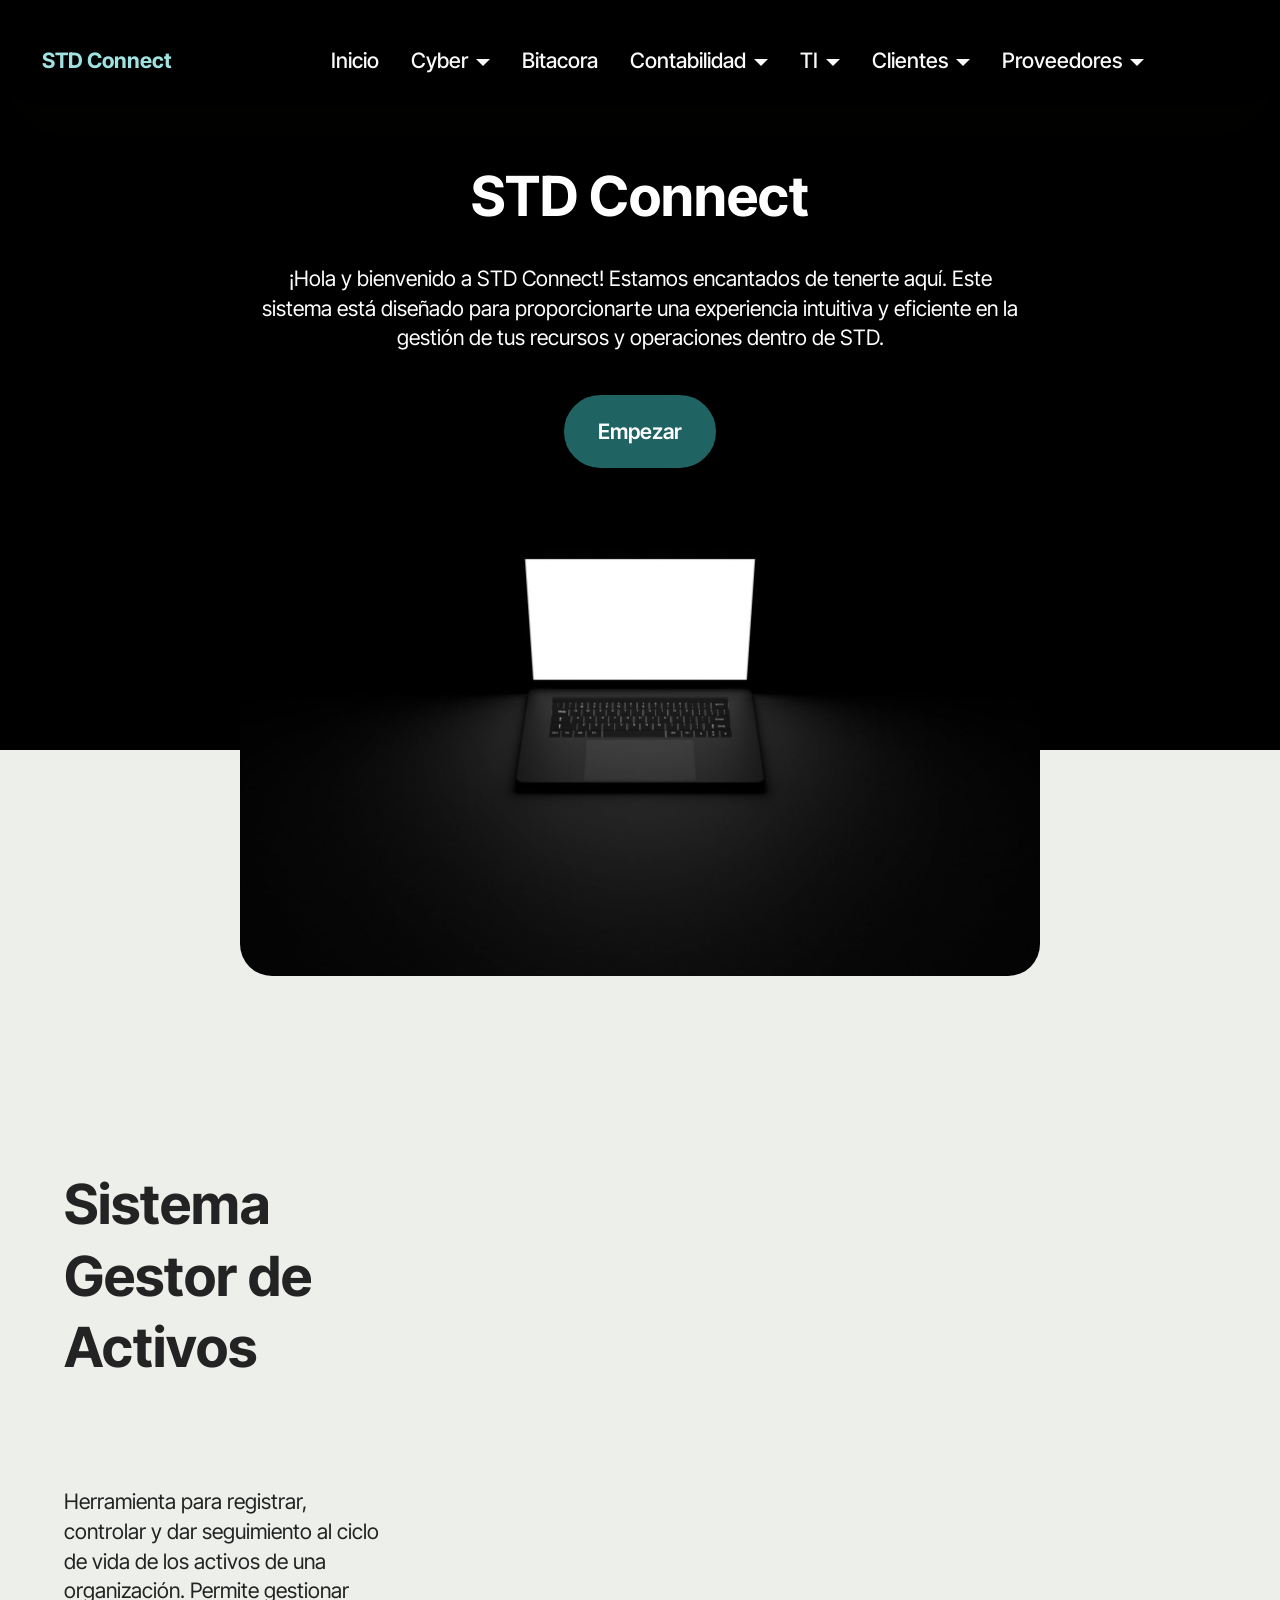
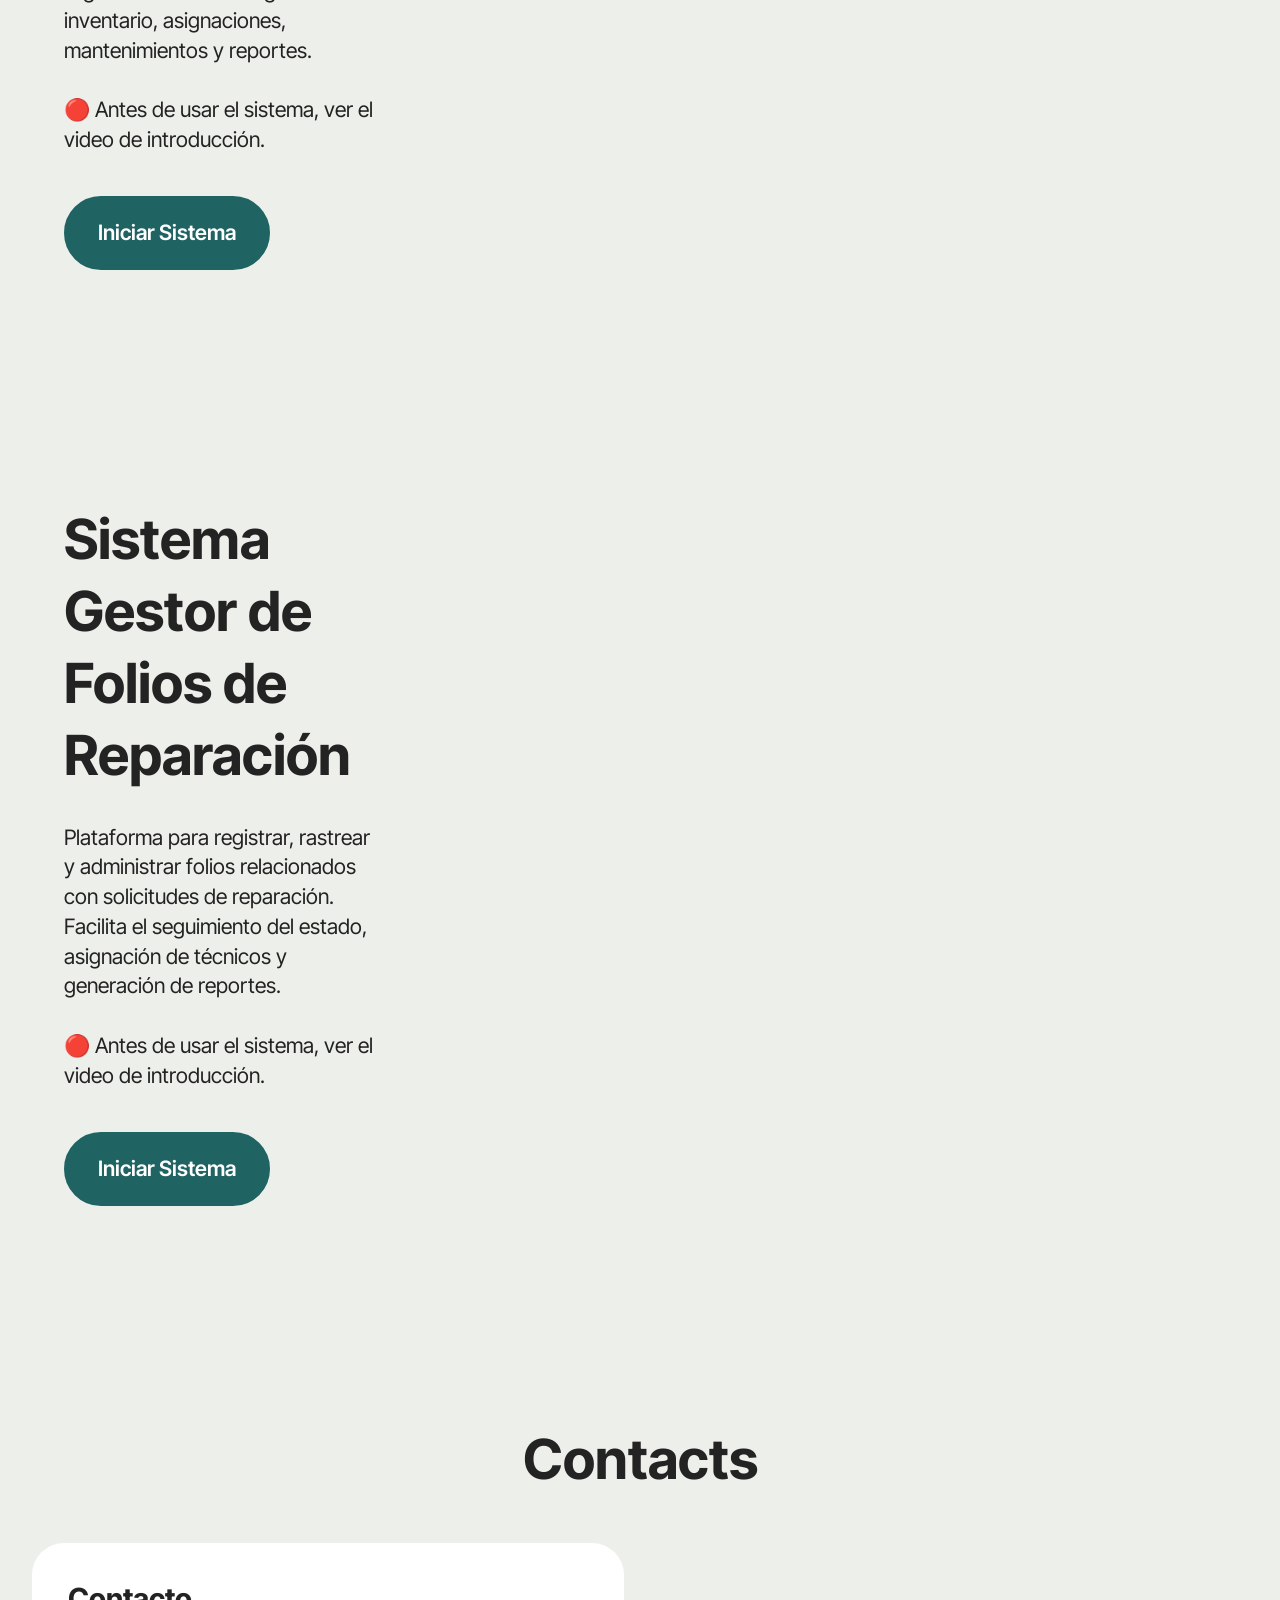
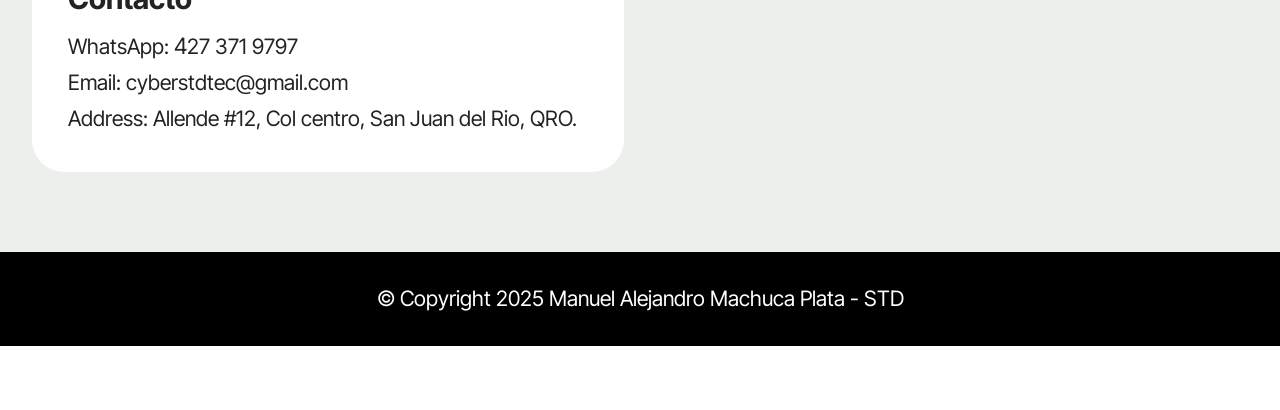
<file: index.html>
<!DOCTYPE html>
<html  >
<head>
  <!-- Site made with Mobirise Website Builder v5.9.18, https://mobirise.com -->
  <meta charset="UTF-8">
  <meta http-equiv="X-UA-Compatible" content="IE=edge">
  <meta name="generator" content="Mobirise v5.9.18, mobirise.com">
  <meta name="viewport" content="width=device-width, initial-scale=1, minimum-scale=1">
  <link rel="shortcut icon" href="assets/images/logos-128x128.png" type="image/x-icon">
  <meta name="description" content="">
  
  
  <title>TramitesSTD</title>
  <link rel="stylesheet" href="assets/web/assets/mobirise-icons2/mobirise2.css">
  <link rel="stylesheet" href="assets/bootstrap/css/bootstrap.min.css">
  <link rel="stylesheet" href="assets/bootstrap/css/bootstrap-grid.min.css">
  <link rel="stylesheet" href="assets/bootstrap/css/bootstrap-reboot.min.css">
  <link rel="stylesheet" href="assets/animatecss/animate.css">
  <link rel="stylesheet" href="assets/dropdown/css/style.css">
  <link rel="stylesheet" href="assets/theme/css/style.css">
  <link rel="preload" href="https://fonts.googleapis.com/css?family=Inter+Tight:100,200,300,400,500,600,700,800,900,100i,200i,300i,400i,500i,600i,700i,800i,900i&display=swap" as="style" onload="this.onload=null;this.rel='stylesheet'">
  <noscript><link rel="stylesheet" href="https://fonts.googleapis.com/css?family=Inter+Tight:100,200,300,400,500,600,700,800,900,100i,200i,300i,400i,500i,600i,700i,800i,900i&display=swap"></noscript>
  <link rel="preload" as="style" href="assets/mobirise/css/mbr-additional.css?v=BggviL"><link rel="stylesheet" href="assets/mobirise/css/mbr-additional.css?v=BggviL" type="text/css">

  
  
  
</head>
<body>
  
  <section data-bs-version="5.1" class="menu menu1 cid-upVINcg5N7" once="menu" id="menu01-0">
	

	<nav class="navbar navbar-dropdown navbar-fixed-top navbar-expand-lg">
		<div class="container">
			<div class="navbar-brand">
				
				<span class="navbar-caption-wrap"><a class="navbar-caption text-warning display-4">STD Connect</a></span>
			</div>
			<button class="navbar-toggler" type="button" data-toggle="collapse" data-bs-toggle="collapse" data-target="#navbarSupportedContent" data-bs-target="#navbarSupportedContent" aria-controls="navbarNavAltMarkup" aria-expanded="false" aria-label="Toggle navigation">
				<div class="hamburger">
					<span></span>
					<span></span>
					<span></span>
					<span></span>
				</div>
			</button>
			<div class="collapse navbar-collapse" id="navbarSupportedContent">
				<ul class="navbar-nav nav-dropdown nav-right" data-app-modern-menu="true"><li class="nav-item"><a class="nav-link link show text-white text-primary display-4" href="index.html#header05-k">Inicio</a></li><li class="nav-item dropdown">
						<a class="nav-link link text-white dropdown-toggle display-4" href="https://mobiri.se" aria-expanded="false" data-toggle="dropdown-submenu" data-bs-toggle="dropdown" data-bs-auto-close="outside">Cyber</a><div class="dropdown-menu" aria-labelledby="dropdown-927"><a class="text-white dropdown-item text-primary display-4" href="https://cyberstdtec.github.io/STD-Tramites.io/" target="_blank">Tramilink</a><a class="text-white dropdown-item text-primary display-4" href="page2.html" target="_blank">Netaleex</a></div>
					</li>
					<li class="nav-item"><a class="nav-link link text-white text-primary display-4" href="https://docs.google.com/spreadsheets/d/1piNyu_guCZANY_gWwG6zBerGVnb2kSwq_5rddZhl3GY/edit?gid=0#gid=0" aria-expanded="false" target="_blank">Bitacora</a></li><li class="nav-item dropdown"><a class="nav-link link text-white dropdown-toggle display-4" href="https://mobiri.se" data-toggle="dropdown-submenu" data-bs-toggle="dropdown" data-bs-auto-close="outside" aria-expanded="false">Contabilidad</a><div class="dropdown-menu" aria-labelledby="dropdown-160"><a class="show text-white dropdown-item text-primary display-4" href="https://docs.google.com/spreadsheets/d/1j3qpee466in9ItLUSBs1uuowsimrMubl/edit?gid=1630385792#gid=1630385792" target="_blank">Reportes</a></div></li><li class="nav-item dropdown"><a class="nav-link link text-white dropdown-toggle display-4" href="https://mobiri.se" aria-expanded="false" data-toggle="dropdown-submenu" data-bs-toggle="dropdown" data-bs-auto-close="outside">TI</a><div class="dropdown-menu" aria-labelledby="dropdown-899"><a class="text-white dropdown-item display-4" href="https://mobiri.se">Folios</a></div></li><li class="nav-item dropdown"><a class="nav-link link text-white text-primary dropdown-toggle display-4" href="index.html#contacts02-l" data-toggle="dropdown-submenu" data-bs-toggle="dropdown" data-bs-auto-close="outside" aria-expanded="false">Clientes</a><div class="dropdown-menu" aria-labelledby="dropdown-997"><a class="show text-white text-primary dropdown-item display-4" href="index.html#contacts02-l">Gestor de Clientes</a></div></li><li class="nav-item dropdown"><a class="nav-link link show text-white text-primary dropdown-toggle display-4" href="index.html#contacts02-l" data-toggle="dropdown-submenu" data-bs-toggle="dropdown" data-bs-auto-close="outside">Proveedores</a><div class="dropdown-menu" data-bs-popper="none" aria-labelledby="dropdown-884"><a class="show text-white text-primary dropdown-item display-4" href="index.html#contacts02-l">Gestor de Proveedores</a></div></li></ul>
				
				
			</div>
		</div>
	</nav>
</section>

<section data-bs-version="5.1" class="header5 cid-urRnOJHcRQ" id="header05-k">
	

	
	
	<div class="topbg"></div>
	<div class="align-center container-fluid">
		<div class="row justify-content-center">
			<div class="col-md-12 content-head">
				<h1 class="mbr-section-title mbr-fonts-style mb-4 display-2"><strong>STD Connect</strong></h1>
				<p class="mbr-text mbr-fonts-style mb-4 display-7">¡Hola y bienvenido a STD Connect! Estamos encantados de tenerte aquí. Este sistema está diseñado para proporcionarte una experiencia intuitiva y eficiente en la gestión de tus recursos y operaciones dentro de STD.<br></p>
				<div class="mbr-section-btn mt-3"><a class="btn btn-primary display-7" href="https://mobiri.se">Empezar</a></div>
			</div>
		</div>
		<div class="row mt-5 justify-content-center">
			<div class="col-12 col-lg-8">
				<img src="assets/images/mbr-1604x902.jpg" alt="Mobirise Website Builder" title="">
			</div>
		</div>
	</div>
</section>

<section data-bs-version="5.1" class="header4 cid-uKF0TZfamb" id="header04-s">
	

	
	

	<div class="container-fluid">
		<div class="row justify-content-center">
			<div class="col-12 col-md">
				<div class="text-wrapper">
					<h2 class="mbr-section-title mb-4 mbr-fonts-style display-2"><strong>Sistema Gestor de Activos
</strong><div><strong><br></strong></div></h2>
					<p class="mbr-text mb-4 mbr-fonts-style display-7">Herramienta para registrar, controlar y dar seguimiento al ciclo de vida de los activos de una organización. Permite gestionar inventario, asignaciones, mantenimientos y reportes.<br><br>🔴 Antes de usar el sistema, ver el video de introducción.</p>
					<div class="mbr-section-btn mb-4"><a class="btn btn-primary display-7" href="https://mobiri.se">Iniciar Sistema</a></div>
				</div>
			</div>
			<div class="mbr-figure col-12 col-md-8"><iframe class="mbr-embedded-video" src="https://www.youtube.com/embed/-BSQlJxCDcI?rel=0&amp;amp;mute=1&amp;showinfo=0&amp;autoplay=1&amp;loop=1&amp;playlist=-BSQlJxCDcI" width="1280" height="720" frameborder="0" allowfullscreen></iframe></div>
		</div>
	</div>
</section>

<section data-bs-version="5.1" class="header4 cid-uKF13b3nHU" id="header04-t">
	

	
	

	<div class="container-fluid">
		<div class="row justify-content-center">
			<div class="col-12 col-md">
				<div class="text-wrapper">
					<h2 class="mbr-section-title mb-4 mbr-fonts-style display-2"><strong>Sistema Gestor de Folios de Reparación</strong></h2>
					<p class="mbr-text mb-4 mbr-fonts-style display-7">Plataforma para registrar, rastrear y administrar folios relacionados con solicitudes de reparación. Facilita el seguimiento del estado, asignación de técnicos y generación de reportes.<br><br>🔴 Antes de usar el sistema, ver el video de introducción.</p>
					<div class="mbr-section-btn mb-4"><a class="btn btn-primary display-7" href="https://mobiri.se">Iniciar Sistema</a></div>
				</div>
			</div>
			<div class="mbr-figure col-12 col-md-8"><iframe class="mbr-embedded-video" src="https://www.youtube.com/embed/-BSQlJxCDcI?rel=0&amp;amp;mute=1&amp;showinfo=0&amp;autoplay=1&amp;loop=1&amp;playlist=-BSQlJxCDcI" width="1280" height="720" frameborder="0" allowfullscreen></iframe></div>
		</div>
	</div>
</section>

<section data-bs-version="5.1" class="contacts02 map1 cid-uFVYTq3j11" id="contacts02-l">

    

    
    <div class="container">
        <div class="row justify-content-center">
            <div class="col-12 content-head">
                <div class="mbr-section-head mb-5">
                    <h3 class="mbr-section-title mbr-fonts-style align-center mb-0 display-2">
                        <strong>Contacts</strong>
                    </h3>
                    
                </div>
            </div>
        </div>
        <div class="row justify-content-center">
            <div class="card col-12 col-md-12 col-lg-6">
                <div class="card-wrapper">
                    <div class="text-wrapper">
                        <h5 class="cardTitle mbr-fonts-style mb-2 display-5">
                            <strong>Contacto</strong></h5>
                        <ul class="list mbr-fonts-style display-7">
                            <li class="mbr-text item-wrap">WhatsApp: <span style="font-size: 1.4rem;">4</span>27 371 9797</li>
                            <li class="mbr-text item-wrap">Email: cyberstdtec@gmail.com</li>
                            <li class="mbr-text item-wrap">Address: Allende #12, Col centro, San Juan del Rio, QRO.</li>
                        </ul>
                    </div>
                </div>
            </div>
            <div class="map-wrapper col-md-12 col-lg-6">
                <div class="google-map"><iframe frameborder="0" style="border:0" src="https://www.google.com/maps/embed?pb=!1m18!1m12!1m3!1d3739.929351356752!2d-99.9969381!3d20.385802599999995!2m3!1f0!2f0!3f0!3m2!1i1024!2i768!4f13.1!3m3!1m2!1s0x85d30d00b3672b91%3A0x1dfa7d850745c0af!2sCyber%20STD!5e0!3m2!1ses-419!2smx!4v1742426730044!5m2!1ses-419!2smx" allowfullscreen=""></iframe></div>
            </div>
        </div>
    </div>
</section>

<section data-bs-version="5.1" class="footer4 cid-upVTVTk653" once="footers" id="footer04-a">

    

    

    <div class="container">
        <div class="media-container-row align-center mbr-white">
            <div class="col-12">
                <p class="mbr-text mb-0 mbr-fonts-style display-7">
                    © Copyright 2025 Manuel Alejandro Machuca Plata - STD</p>
            </div>
        </div>
    </div>
</section><section class="display-7" style="padding: 0;align-items: center;justify-content: center;flex-wrap: wrap;    align-content: center;display: flex;position: relative;height: 4rem;"><a href="https://mobiri.se/3147832" style="flex: 1 1;height: 4rem;position: absolute;width: 100%;z-index: 1;"><img alt="" style="height: 4rem;" src="[data-uri]"></a><p style="margin: 0;text-align: center;" class="display-7">&#8204;</p><a style="z-index:1" href="https://mobirise.com/builder/ai-website-creator.html">Best AI Website Creator</a></section><script src="assets/bootstrap/js/bootstrap.bundle.min.js"></script>  <script src="assets/smoothscroll/smooth-scroll.js"></script>  <script src="assets/ytplayer/index.js"></script>  <script src="assets/dropdown/js/navbar-dropdown.js"></script>  <script src="assets/theme/js/script.js"></script>  
  
  
 <div id="scrollToTop" class="scrollToTop mbr-arrow-up"><a style="text-align: center;"><i class="mbr-arrow-up-icon mbr-arrow-up-icon-cm cm-icon cm-icon-smallarrow-up"></i></a></div>
    <input name="animation" type="hidden">
  </body>
</html>
</file>
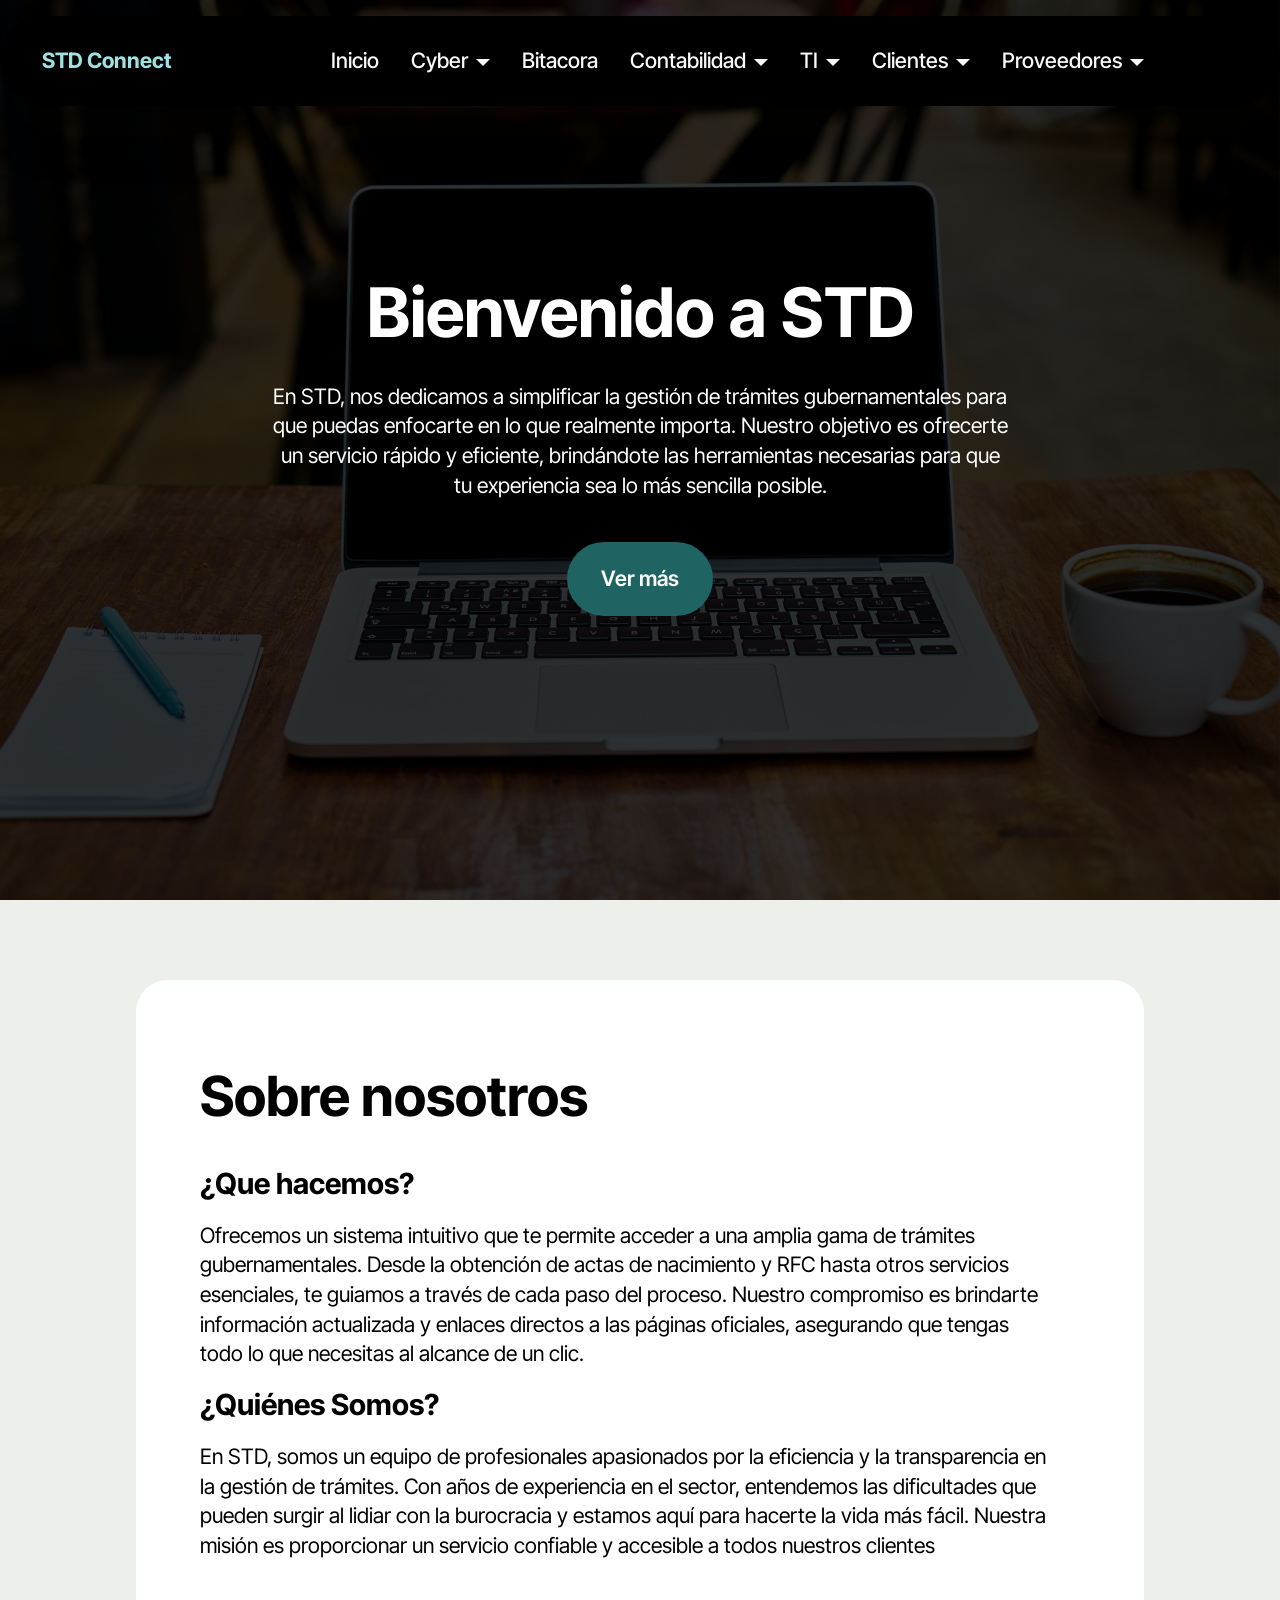
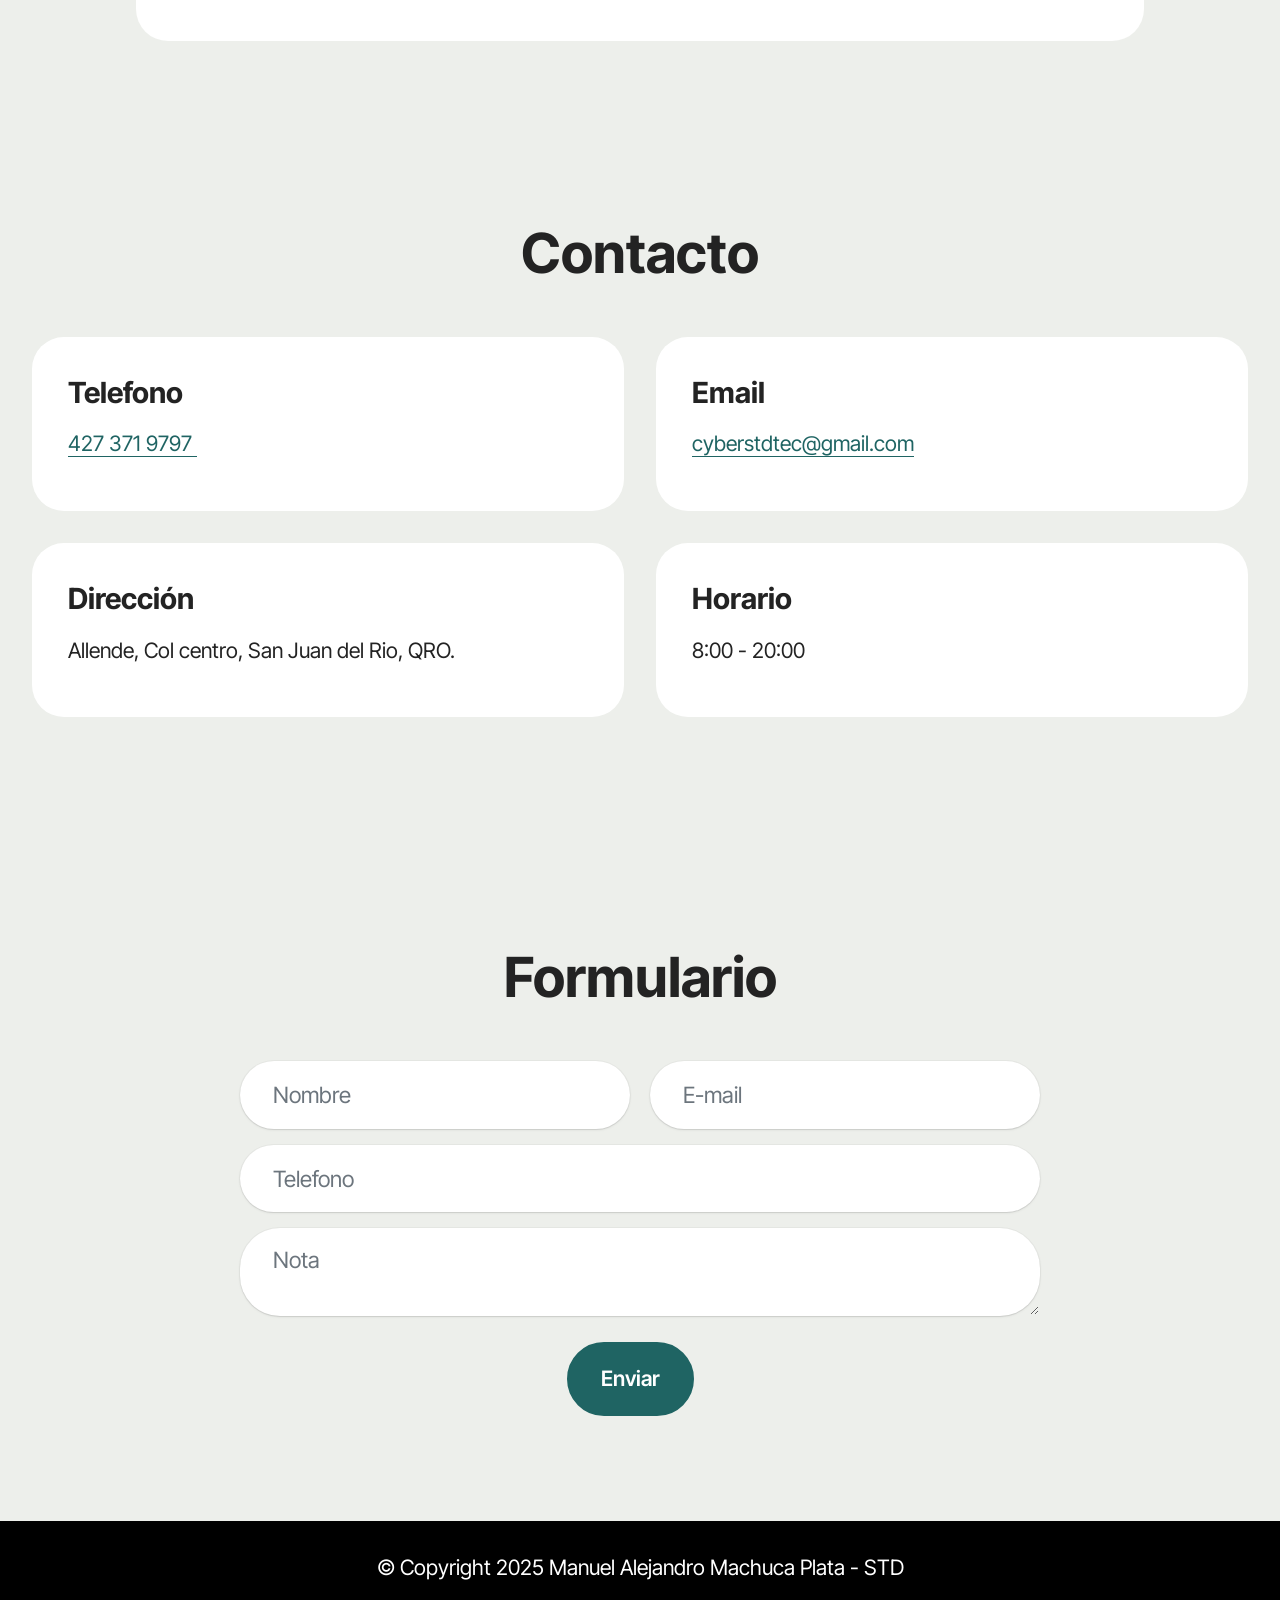
<file: page1.html>
<!DOCTYPE html>
<html  >
<head>
  <!-- Site made with Mobirise Website Builder v5.9.18, https://mobirise.com -->
  <meta charset="UTF-8">
  <meta http-equiv="X-UA-Compatible" content="IE=edge">
  <meta name="generator" content="Mobirise v5.9.18, mobirise.com">
  <meta name="viewport" content="width=device-width, initial-scale=1, minimum-scale=1">
  <link rel="shortcut icon" href="assets/images/logos-128x128.png" type="image/x-icon">
  <meta name="description" content="">
  
  
  
  <link rel="stylesheet" href="assets/web/assets/mobirise-icons2/mobirise2.css">
  <link rel="stylesheet" href="assets/bootstrap/css/bootstrap.min.css">
  <link rel="stylesheet" href="assets/bootstrap/css/bootstrap-grid.min.css">
  <link rel="stylesheet" href="assets/bootstrap/css/bootstrap-reboot.min.css">
  <link rel="stylesheet" href="assets/parallax/jarallax.css">
  <link rel="stylesheet" href="assets/animatecss/animate.css">
  <link rel="stylesheet" href="assets/dropdown/css/style.css">
  <link rel="stylesheet" href="assets/theme/css/style.css">
  <link rel="preload" href="https://fonts.googleapis.com/css?family=Inter+Tight:100,200,300,400,500,600,700,800,900,100i,200i,300i,400i,500i,600i,700i,800i,900i&display=swap" as="style" onload="this.onload=null;this.rel='stylesheet'">
  <noscript><link rel="stylesheet" href="https://fonts.googleapis.com/css?family=Inter+Tight:100,200,300,400,500,600,700,800,900,100i,200i,300i,400i,500i,600i,700i,800i,900i&display=swap"></noscript>
  <link rel="preload" as="style" href="assets/mobirise/css/mbr-additional.css?v=cKKvbh"><link rel="stylesheet" href="assets/mobirise/css/mbr-additional.css?v=cKKvbh" type="text/css">

  
  
  
</head>
<body>
  
  <section data-bs-version="5.1" class="menu menu1 cid-upYDsikl77" once="menu" id="menu01-b">
	

	<nav class="navbar navbar-dropdown navbar-fixed-top navbar-expand-lg">
		<div class="container">
			<div class="navbar-brand">
				
				<span class="navbar-caption-wrap"><a class="navbar-caption text-warning display-4">STD Connect</a></span>
			</div>
			<button class="navbar-toggler" type="button" data-toggle="collapse" data-bs-toggle="collapse" data-target="#navbarSupportedContent" data-bs-target="#navbarSupportedContent" aria-controls="navbarNavAltMarkup" aria-expanded="false" aria-label="Toggle navigation">
				<div class="hamburger">
					<span></span>
					<span></span>
					<span></span>
					<span></span>
				</div>
			</button>
			<div class="collapse navbar-collapse" id="navbarSupportedContent">
				<ul class="navbar-nav nav-dropdown nav-right" data-app-modern-menu="true"><li class="nav-item"><a class="nav-link link show text-white text-primary display-4" href="index.html#header05-k">Inicio</a></li><li class="nav-item dropdown">
						<a class="nav-link link text-white dropdown-toggle display-4" href="https://mobiri.se" aria-expanded="false" data-toggle="dropdown-submenu" data-bs-toggle="dropdown" data-bs-auto-close="outside">Cyber</a><div class="dropdown-menu" aria-labelledby="dropdown-927"><a class="text-white dropdown-item text-primary display-4" href="https://cyberstdtec.github.io/STD-Tramites.io/" target="_blank">Tramilink</a><a class="text-white dropdown-item text-primary display-4" href="page2.html" target="_blank">Netaleex</a></div>
					</li>
					<li class="nav-item"><a class="nav-link link text-white text-primary display-4" href="https://docs.google.com/spreadsheets/d/1piNyu_guCZANY_gWwG6zBerGVnb2kSwq_5rddZhl3GY/edit?gid=0#gid=0" aria-expanded="false" target="_blank">Bitacora</a></li><li class="nav-item dropdown"><a class="nav-link link text-white dropdown-toggle display-4" href="https://mobiri.se" data-toggle="dropdown-submenu" data-bs-toggle="dropdown" data-bs-auto-close="outside" aria-expanded="false">Contabilidad</a><div class="dropdown-menu" aria-labelledby="dropdown-160"><a class="show text-white dropdown-item text-primary display-4" href="https://docs.google.com/spreadsheets/d/1j3qpee466in9ItLUSBs1uuowsimrMubl/edit?gid=1630385792#gid=1630385792" target="_blank">Reportes</a></div></li><li class="nav-item dropdown"><a class="nav-link link text-white dropdown-toggle display-4" href="https://mobiri.se" aria-expanded="false" data-toggle="dropdown-submenu" data-bs-toggle="dropdown" data-bs-auto-close="outside">TI</a><div class="dropdown-menu" aria-labelledby="dropdown-899"><a class="text-white dropdown-item display-4" href="https://mobiri.se">Folios</a></div></li><li class="nav-item dropdown"><a class="nav-link link text-white text-primary dropdown-toggle display-4" href="index.html#contacts02-l" data-toggle="dropdown-submenu" data-bs-toggle="dropdown" data-bs-auto-close="outside" aria-expanded="false">Clientes</a><div class="dropdown-menu" aria-labelledby="dropdown-997"><a class="show text-white text-primary dropdown-item display-4" href="index.html#contacts02-l">Gestor de Clientes</a></div></li><li class="nav-item dropdown"><a class="nav-link link show text-white text-primary dropdown-toggle display-4" href="index.html#contacts02-l" data-toggle="dropdown-submenu" data-bs-toggle="dropdown" data-bs-auto-close="outside">Proveedores</a><div class="dropdown-menu" data-bs-popper="none" aria-labelledby="dropdown-884"><a class="show text-white text-primary dropdown-item display-4" href="index.html#contacts02-l">Gestor de Proveedores</a></div></li></ul>
				
				
			</div>
		</div>
	</nav>
</section>

<section data-bs-version="5.1" class="header09 startm5 cid-upYDsjyNje mbr-fullscreen mbr-parallax-background" id="header09-c">	
    
	<div class="mbr-overlay" style="opacity: 0.8; background-color: rgb(0, 0, 0);"></div>
	
	<div class="container-fluid">
		<div class="row">
			<div class="content-wrap col-12 col-md-8">
				<h1 class="mbr-section-title mbr-fonts-style mbr-white mb-4 display-1"><strong>Bienvenido a STD</strong></h1>
				
				<p class="mbr-fonts-style mbr-text mbr-white mb-4 display-7">En STD, nos dedicamos a simplificar la gestión de trámites gubernamentales para que puedas enfocarte en lo que realmente importa. Nuestro objetivo es ofrecerte un servicio rápido y eficiente, brindándote las herramientas necesarias para que tu experiencia sea lo más sencilla posible.</p>
				<div class="mbr-section-btn"><a class="btn btn-primary display-7" href="index.html#article07-8">Ver más</a></div>
			</div>
		</div>
	</div>
</section>

<section data-bs-version="5.1" class="article07 cid-upYDskMJR7" id="article07-d">
  

  
  
  <div class="container">
    <div class="row justify-content-center">
      <div class="card col-md-12 col-lg-10">
        <div class="card-wrapper">
          <h3 class="card-title mbr-fonts-style mbr-white mt-3 mb-4 display-2">
            <strong>Sobre nosotros</strong></h3>
          <div class="row card-box align-left">
            <div class="item features-without-image col-12">
              <div class="item-wrapper">
                <h4 class="mbr-section-subtitle mbr-fonts-style mb-3 display-5">
                  <strong>¿Que hacemos?</strong></h4>
                <p class="mbr-text mbr-fonts-style display-7">
                  Ofrecemos un sistema intuitivo que te permite acceder a una amplia gama de trámites gubernamentales. Desde la obtención de actas de nacimiento y RFC hasta otros servicios esenciales, te guiamos a través de cada paso del proceso. Nuestro compromiso es brindarte información actualizada y enlaces directos a las páginas oficiales, asegurando que tengas todo lo que necesitas al alcance de un clic.
                </p>
              </div>
            </div>
            <div class="item features-without-image col-12">
              <div class="item-wrapper">
                <h4 class="mbr-section-subtitle mbr-fonts-style mb-3 display-5"><strong>¿Quiénes Somos?</strong></h4>
                <p class="mbr-text mbr-fonts-style display-7">En STD, somos un equipo de profesionales apasionados por la eficiencia y la transparencia en la gestión de trámites. Con años de experiencia en el sector, entendemos las dificultades que pueden surgir al lidiar con la burocracia y estamos aquí para hacerte la vida más fácil. Nuestra misión es proporcionar un servicio confiable y accesible a todos nuestros clientes</p>
              </div>
            </div>
            
            
          </div>
          
        </div>
      </div>
    </div>
  </div>
</section>

<section data-bs-version="5.1" class="contacts01 cid-upYDslKekl" id="contacts01-e">
    

    
    
    <div class="container">
        <div class="row justify-content-center">
            <div class="col-12 content-head">
                <div class="mbr-section-head mb-5">
                    <h3 class="mbr-section-title mbr-fonts-style align-center mb-0 display-2">
                        <strong>Contacto</strong></h3>
                    
                </div>
            </div>
        </div>
        <div class="row">
            <div class="item features-without-image col-12 col-md-6 active">
                <div class="item-wrapper">
                    <div class="text-wrapper">
                        <h6 class="card-title mbr-fonts-style mb-3 display-5">
                            <strong>Telefono</strong></h6>
                        <p class="mbr-text mbr-fonts-style display-7"><a href="https://wa.me/524273719797" class="text-primary">427 371 9797&nbsp;</a></p>
                    </div>
                </div>
            </div>
            <div class="item features-without-image col-12 col-md-6">
                <div class="item-wrapper">
                    <div class="text-wrapper">
                        <h6 class="card-title mbr-fonts-style mb-3 display-5">
                            <strong>Email</strong>
                        </h6>
                        <p class="mbr-text mbr-fonts-style display-7"><a href="mailto:cyberstdtec@gmail.com" class="text-primary">cyberstdtec@gmail.com</a></p>
                    </div>
                </div>
            </div>
            <div class="item features-without-image col-12 col-md-6">
                <div class="item-wrapper">
                    <div class="text-wrapper">
                        <h6 class="card-title mbr-fonts-style mb-3 display-5">
                            <strong>Dirección</strong></h6>
                        <p class="mbr-text mbr-fonts-style display-7">
                            Allende, Col centro, San Juan del Rio, QRO.</p>
                    </div>
                </div>
            </div>
            <div class="item features-without-image col-12 col-md-6">
                <div class="item-wrapper">
                    <div class="text-wrapper">
                        <h6 class="card-title mbr-fonts-style mb-3 display-5"><strong>Horario</strong></h6>
                        <p class="mbr-text mbr-fonts-style display-7">8:00 - 20:00</p>
                    </div>
                </div>
            </div>
        </div>
    </div>
</section>

<section data-bs-version="5.1" class="form5 cid-upYDsmHbOY" id="form02-f">
    
    
    <div class="container">
        <div class="row justify-content-center">
            <div class="col-12 content-head">
                <div class="mbr-section-head mb-5">
                    <h3 class="mbr-section-title mbr-fonts-style align-center mb-0 display-2">
                        <strong>Formulario</strong></h3>
                    
                </div>
            </div>
        </div>
        <div class="row justify-content-center">
            <div class="col-lg-8 mx-auto mbr-form" data-form-type="formoid">
                <form action="https://mobirise.eu/" method="POST" class="mbr-form form-with-styler" data-form-title="Form Name"><input type="hidden" name="email" data-form-email="true" value="zm1yoUd6b/yEOCmfG0muSjTv656PYfy2IAi68r2A4vavZ9oqAaX0Fy9R8F3HnRC6SD4DC8DDQ5z386mFFK7xIEYFaCnjjIx2okMuwWPi8m5rN8P8UUNlQIW6QdyhUPpW">
                    <div class="row">
                        <div hidden="hidden" data-form-alert="" class="alert alert-success col-12">Gracias por ponerte en contacto con nosotros, en breve nos comunicaremos contigo.</div>
                        <div hidden="hidden" data-form-alert-danger="" class="alert alert-danger col-12">
                            Oops...! some problem!
                        </div>
                    </div>
                    <div class="dragArea row">
                        <div class="col-md col-sm-12 form-group mb-3" data-for="name">
                            <input type="text" name="name" placeholder="Nombre" data-form-field="name" class="form-control" value="" id="name-form02-f">
                        </div>
                        <div class="col-md col-sm-12 form-group mb-3" data-for="email">
                            <input type="email" name="email" placeholder="E-mail" data-form-field="email" class="form-control" value="" id="email-form02-f">
                        </div>
                        <div class="col-12 form-group mb-3" data-for="phone">
                            <input type="tel" name="phone" placeholder="Telefono" data-form-field="phone" class="form-control" value="" id="phone-form02-f">
                        </div>
                        <div class="col-12 form-group mb-3" data-for="textarea">
                            <textarea name="textarea" placeholder="Nota" data-form-field="textarea" class="form-control" id="textarea-form02-f"></textarea>
                        </div>
                        <div class="col-lg-12 col-md-12 col-sm-12 align-center mbr-section-btn"><button type="submit" class="btn btn-primary display-7">Enviar</button></div>
                    </div>
                </form>
            </div>
        </div>
    </div>
</section>

<section data-bs-version="5.1" class="footer4 cid-upYDsnDfOE" once="footers" id="footer04-g">

    

    

    <div class="container">
        <div class="media-container-row align-center mbr-white">
            <div class="col-12">
                <p class="mbr-text mb-0 mbr-fonts-style display-7">
                    © Copyright 2025 Manuel Alejandro Machuca Plata - STD</p>
            </div>
        </div>
    </div>
</section><section class="display-7" style="padding: 0;align-items: center;justify-content: center;flex-wrap: wrap;    align-content: center;display: flex;position: relative;height: 4rem;"><a href="https://mobiri.se/3147832" style="flex: 1 1;height: 4rem;position: absolute;width: 100%;z-index: 1;"><img alt="" style="height: 4rem;" src="[data-uri]"></a><p style="margin: 0;text-align: center;" class="display-7">&#8204;</p><a style="z-index:1" href="https://mobirise.com/builder/no-code-website-builder.html">No Code Website Builder</a></section><script src="assets/bootstrap/js/bootstrap.bundle.min.js"></script>  <script src="assets/parallax/jarallax.js"></script>  <script src="assets/smoothscroll/smooth-scroll.js"></script>  <script src="assets/ytplayer/index.js"></script>  <script src="assets/dropdown/js/navbar-dropdown.js"></script>  <script src="assets/theme/js/script.js"></script>  <script src="assets/formoid/formoid.min.js"></script>  
  
  
 <div id="scrollToTop" class="scrollToTop mbr-arrow-up"><a style="text-align: center;"><i class="mbr-arrow-up-icon mbr-arrow-up-icon-cm cm-icon cm-icon-smallarrow-up"></i></a></div>
    <input name="animation" type="hidden">
  </body>
</html>
</file>
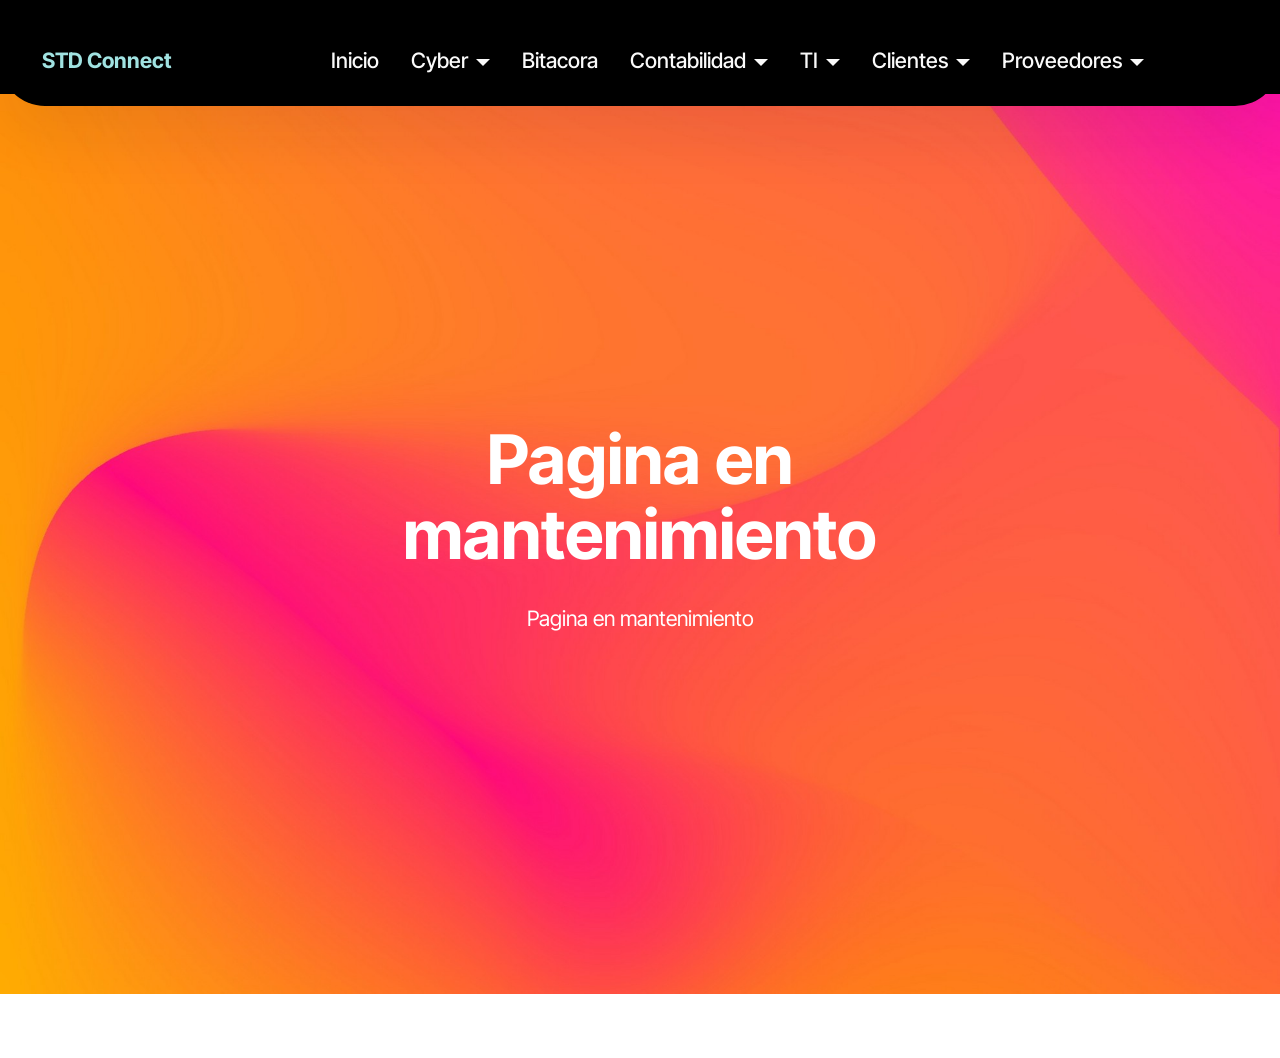
<file: page2.html>
<!DOCTYPE html>
<html  >
<head>
  <!-- Site made with Mobirise Website Builder v5.9.18, https://mobirise.com -->
  <meta charset="UTF-8">
  <meta http-equiv="X-UA-Compatible" content="IE=edge">
  <meta name="generator" content="Mobirise v5.9.18, mobirise.com">
  <meta name="viewport" content="width=device-width, initial-scale=1, minimum-scale=1">
  <link rel="shortcut icon" href="assets/images/logos-128x128.png" type="image/x-icon">
  <meta name="description" content="">
  
  
  <title>mantenimiento</title>
  <link rel="stylesheet" href="assets/web/assets/mobirise-icons2/mobirise2.css">
  <link rel="stylesheet" href="assets/bootstrap/css/bootstrap.min.css">
  <link rel="stylesheet" href="assets/bootstrap/css/bootstrap-grid.min.css">
  <link rel="stylesheet" href="assets/bootstrap/css/bootstrap-reboot.min.css">
  <link rel="stylesheet" href="assets/animatecss/animate.css">
  <link rel="stylesheet" href="assets/dropdown/css/style.css">
  <link rel="stylesheet" href="assets/theme/css/style.css">
  <link rel="preload" href="https://fonts.googleapis.com/css?family=Inter+Tight:100,200,300,400,500,600,700,800,900,100i,200i,300i,400i,500i,600i,700i,800i,900i&display=swap" as="style" onload="this.onload=null;this.rel='stylesheet'">
  <noscript><link rel="stylesheet" href="https://fonts.googleapis.com/css?family=Inter+Tight:100,200,300,400,500,600,700,800,900,100i,200i,300i,400i,500i,600i,700i,800i,900i&display=swap"></noscript>
  <link rel="preload" as="style" href="assets/mobirise/css/mbr-additional.css?v=NQ3r46"><link rel="stylesheet" href="assets/mobirise/css/mbr-additional.css?v=NQ3r46" type="text/css">

  
  
  
</head>
<body>
  
  <section data-bs-version="5.1" class="menu menu1 cid-upVINcg5N7" once="menu" id="menu01-n">
	

	<nav class="navbar navbar-dropdown navbar-fixed-top navbar-expand-lg">
		<div class="container">
			<div class="navbar-brand">
				
				<span class="navbar-caption-wrap"><a class="navbar-caption text-warning display-4">STD Connect</a></span>
			</div>
			<button class="navbar-toggler" type="button" data-toggle="collapse" data-bs-toggle="collapse" data-target="#navbarSupportedContent" data-bs-target="#navbarSupportedContent" aria-controls="navbarNavAltMarkup" aria-expanded="false" aria-label="Toggle navigation">
				<div class="hamburger">
					<span></span>
					<span></span>
					<span></span>
					<span></span>
				</div>
			</button>
			<div class="collapse navbar-collapse" id="navbarSupportedContent">
				<ul class="navbar-nav nav-dropdown nav-right" data-app-modern-menu="true"><li class="nav-item"><a class="nav-link link show text-white text-primary display-4" href="index.html#header05-k">Inicio</a></li><li class="nav-item dropdown">
						<a class="nav-link link text-white dropdown-toggle display-4" href="https://mobiri.se" aria-expanded="false" data-toggle="dropdown-submenu" data-bs-toggle="dropdown" data-bs-auto-close="outside">Cyber</a><div class="dropdown-menu" aria-labelledby="dropdown-927"><a class="text-white dropdown-item text-primary display-4" href="https://cyberstdtec.github.io/STD-Tramites.io/" target="_blank">Tramilink</a><a class="text-white dropdown-item text-primary display-4" href="page2.html" target="_blank">Netaleex</a></div>
					</li>
					<li class="nav-item"><a class="nav-link link text-white text-primary display-4" href="https://docs.google.com/spreadsheets/d/1piNyu_guCZANY_gWwG6zBerGVnb2kSwq_5rddZhl3GY/edit?gid=0#gid=0" aria-expanded="false" target="_blank">Bitacora</a></li><li class="nav-item dropdown"><a class="nav-link link text-white dropdown-toggle display-4" href="https://mobiri.se" data-toggle="dropdown-submenu" data-bs-toggle="dropdown" data-bs-auto-close="outside" aria-expanded="false">Contabilidad</a><div class="dropdown-menu" aria-labelledby="dropdown-160"><a class="show text-white dropdown-item text-primary display-4" href="https://docs.google.com/spreadsheets/d/1j3qpee466in9ItLUSBs1uuowsimrMubl/edit?gid=1630385792#gid=1630385792" target="_blank">Reportes</a></div></li><li class="nav-item dropdown"><a class="nav-link link text-white dropdown-toggle display-4" href="https://mobiri.se" aria-expanded="false" data-toggle="dropdown-submenu" data-bs-toggle="dropdown" data-bs-auto-close="outside">TI</a><div class="dropdown-menu" aria-labelledby="dropdown-899"><a class="text-white dropdown-item display-4" href="https://mobiri.se">Folios</a></div></li><li class="nav-item dropdown"><a class="nav-link link text-white text-primary dropdown-toggle display-4" href="index.html#contacts02-l" data-toggle="dropdown-submenu" data-bs-toggle="dropdown" data-bs-auto-close="outside" aria-expanded="false">Clientes</a><div class="dropdown-menu" aria-labelledby="dropdown-997"><a class="show text-white text-primary dropdown-item display-4" href="index.html#contacts02-l">Gestor de Clientes</a></div></li><li class="nav-item dropdown"><a class="nav-link link show text-white text-primary dropdown-toggle display-4" href="index.html#contacts02-l" data-toggle="dropdown-submenu" data-bs-toggle="dropdown" data-bs-auto-close="outside">Proveedores</a><div class="dropdown-menu" data-bs-popper="none" aria-labelledby="dropdown-884"><a class="show text-white text-primary dropdown-item display-4" href="index.html#contacts02-l">Gestor de Proveedores</a></div></li></ul>
				
				
			</div>
		</div>
	</nav>
</section>

<section data-bs-version="5.1" class="footer4 cid-upVTVTk653" once="footers" id="footer04-o">

    

    

    <div class="container">
        <div class="media-container-row align-center mbr-white">
            <div class="col-12">
                <p class="mbr-text mb-0 mbr-fonts-style display-7">
                    © Copyright 2025 Manuel Alejandro Machuca Plata - STD</p>
            </div>
        </div>
    </div>
</section>

<section data-bs-version="5.1" class="header09 startm5 cid-uGETqb8jST mbr-fullscreen" id="header09-p">	
    
	
	
	<div class="container-fluid">
		<div class="row">
			<div class="content-wrap col-12 col-md-8">
				<h1 class="mbr-section-title mbr-fonts-style mbr-white mb-4 display-1">
					<strong>Pagina en mantenimiento</strong></h1>
				
				<p class="mbr-fonts-style mbr-text mbr-white mb-4 display-7">
					Pagina en mantenimiento</p>
				
			</div>
		</div>
	</div>
</section><section class="display-7" style="padding: 0;align-items: center;justify-content: center;flex-wrap: wrap;    align-content: center;display: flex;position: relative;height: 4rem;"><a href="https://mobiri.se/3147832" style="flex: 1 1;height: 4rem;position: absolute;width: 100%;z-index: 1;"><img alt="" style="height: 4rem;" src="[data-uri]"></a><p style="margin: 0;text-align: center;" class="display-7">&#8204;</p><a style="z-index:1" href="https://mobirise.com/drag-drop-website-builder.html">Drag & Drop Website Builder</a></section><script src="assets/bootstrap/js/bootstrap.bundle.min.js"></script>  <script src="assets/smoothscroll/smooth-scroll.js"></script>  <script src="assets/ytplayer/index.js"></script>  <script src="assets/dropdown/js/navbar-dropdown.js"></script>  <script src="assets/theme/js/script.js"></script>  
  
  
 <div id="scrollToTop" class="scrollToTop mbr-arrow-up"><a style="text-align: center;"><i class="mbr-arrow-up-icon mbr-arrow-up-icon-cm cm-icon cm-icon-smallarrow-up"></i></a></div>
    <input name="animation" type="hidden">
  </body>
</html>
</file>
<file: assets/web/assets/mobirise-icons2/mobirise2.css>
@font-face {
  font-family: 'Moririse2';
  font-display: swap;
  src:  url('mobirise2.eot?f2bix4');
  src:  url('mobirise2.eot?f2bix4#iefix') format('embedded-opentype'),
    url('mobirise2.ttf?f2bix4') format('truetype'),
    url('mobirise2.woff?f2bix4') format('woff'),
    url('mobirise2.svg?f2bix4#mobirise2') format('svg');
  font-weight: normal;
  font-style: normal;
}

[class^="mobi-"], [class*=" mobi-"] {
  /* use !important to prevent issues with browser extensions that change fonts */
  font-family: 'Moririse2' !important;
  speak: none;
  font-style: normal;
  font-weight: normal;
  font-variant: normal;
  text-transform: none;
  line-height: 1;

  /* Better Font Rendering =========== */
  -webkit-font-smoothing: antialiased;
  -moz-osx-font-smoothing: grayscale;
}

.mobi-mbri-add-submenu:before {
  content: "\e900";
}
.mobi-mbri-alert:before {
  content: "\e901";
}
.mobi-mbri-align-center:before {
  content: "\e902";
}
.mobi-mbri-align-justify:before {
  content: "\e903";
}
.mobi-mbri-align-left:before {
  content: "\e904";
}
.mobi-mbri-align-right:before {
  content: "\e905";
}
.mobi-mbri-android:before {
  content: "\e906";
}
.mobi-mbri-apple:before {
  content: "\e907";
}
.mobi-mbri-arrow-down:before {
  content: "\e908";
}
.mobi-mbri-arrow-next:before {
  content: "\e909";
}
.mobi-mbri-arrow-prev:before {
  content: "\e90a";
}
.mobi-mbri-arrow-up:before {
  content: "\e90b";
}
.mobi-mbri-bold:before {
  content: "\e90c";
}
.mobi-mbri-bookmark:before {
  content: "\e90d";
}
.mobi-mbri-bootstrap:before {
  content: "\e90e";
}
.mobi-mbri-briefcase:before {
  content: "\e90f";
}
.mobi-mbri-browse:before {
  content: "\e910";
}
.mobi-mbri-bulleted-list:before {
  content: "\e911";
}
.mobi-mbri-calendar:before {
  content: "\e912";
}
.mobi-mbri-camera:before {
  content: "\e913";
}
.mobi-mbri-cart-add:before {
  content: "\e914";
}
.mobi-mbri-cart-full:before {
  content: "\e915";
}
.mobi-mbri-cash:before {
  content: "\e916";
}
.mobi-mbri-change-style:before {
  content: "\e917";
}
.mobi-mbri-chat:before {
  content: "\e918";
}
.mobi-mbri-clock:before {
  content: "\e919";
}
.mobi-mbri-close:before {
  content: "\e91a";
}
.mobi-mbri-cloud:before {
  content: "\e91b";
}
.mobi-mbri-code:before {
  content: "\e91c";
}
.mobi-mbri-contact-form:before {
  content: "\e91d";
}
.mobi-mbri-credit-card:before {
  content: "\e91e";
}
.mobi-mbri-cursor-click:before {
  content: "\e91f";
}
.mobi-mbri-cust-feedback:before {
  content: "\e920";
}
.mobi-mbri-database:before {
  content: "\e921";
}
.mobi-mbri-delivery:before {
  content: "\e922";
}
.mobi-mbri-desktop:before {
  content: "\e923";
}
.mobi-mbri-devices:before {
  content: "\e924";
}
.mobi-mbri-down:before {
  content: "\e925";
}
.mobi-mbri-download-2:before {
  content: "\e926";
}
.mobi-mbri-download:before {
  content: "\e927";
}
.mobi-mbri-drag-n-drop-2:before {
  content: "\e928";
}
.mobi-mbri-drag-n-drop:before {
  content: "\e929";
}
.mobi-mbri-edit-2:before {
  content: "\e92a";
}
.mobi-mbri-edit:before {
  content: "\e92b";
}
.mobi-mbri-error:before {
  content: "\e92c";
}
.mobi-mbri-extension:before {
  content: "\e92d";
}
.mobi-mbri-features:before {
  content: "\e92e";
}
.mobi-mbri-file:before {
  content: "\e92f";
}
.mobi-mbri-flag:before {
  content: "\e930";
}
.mobi-mbri-folder:before {
  content: "\e931";
}
.mobi-mbri-gift:before {
  content: "\e932";
}
.mobi-mbri-github:before {
  content: "\e933";
}
.mobi-mbri-globe-2:before {
  content: "\e934";
}
.mobi-mbri-globe:before {
  content: "\e935";
}
.mobi-mbri-growing-chart:before {
  content: "\e936";
}
.mobi-mbri-hearth:before {
  content: "\e937";
}
.mobi-mbri-help:before {
  content: "\e938";
}
.mobi-mbri-home:before {
  content: "\e939";
}
.mobi-mbri-hot-cup:before {
  content: "\e93a";
}
.mobi-mbri-idea:before {
  content: "\e93b";
}
.mobi-mbri-image-gallery:before {
  content: "\e93c";
}
.mobi-mbri-image-slider:before {
  content: "\e93d";
}
.mobi-mbri-info:before {
  content: "\e93e";
}
.mobi-mbri-italic:before {
  content: "\e93f";
}
.mobi-mbri-key:before {
  content: "\e940";
}
.mobi-mbri-laptop:before {
  content: "\e941";
}
.mobi-mbri-layers:before {
  content: "\e942";
}
.mobi-mbri-left-right:before {
  content: "\e943";
}
.mobi-mbri-left:before {
  content: "\e944";
}
.mobi-mbri-letter:before {
  content: "\e945";
}
.mobi-mbri-like:before {
  content: "\e946";
}
.mobi-mbri-link:before {
  content: "\e947";
}
.mobi-mbri-lock:before {
  content: "\e948";
}
.mobi-mbri-login:before {
  content: "\e949";
}
.mobi-mbri-logout:before {
  content: "\e94a";
}
.mobi-mbri-magic-stick:before {
  content: "\e94b";
}
.mobi-mbri-map-pin:before {
  content: "\e94c";
}
.mobi-mbri-menu:before {
  content: "\e94d";
}
.mobi-mbri-mobile-2:before {
  content: "\e94e";
}
.mobi-mbri-mobile-horizontal:before {
  content: "\e94f";
}
.mobi-mbri-mobile:before {
  content: "\e950";
}
.mobi-mbri-mobirise:before {
  content: "\e951";
}
.mobi-mbri-more-horizontal:before {
  content: "\e952";
}
.mobi-mbri-more-vertical:before {
  content: "\e953";
}
.mobi-mbri-music:before {
  content: "\e954";
}
.mobi-mbri-new-file:before {
  content: "\e955";
}
.mobi-mbri-numbered-list:before {
  content: "\e956";
}
.mobi-mbri-opened-folder:before {
  content: "\e957";
}
.mobi-mbri-pages:before {
  content: "\e958";
}
.mobi-mbri-paper-plane:before {
  content: "\e959";
}
.mobi-mbri-paperclip:before {
  content: "\e95a";
}
.mobi-mbri-phone:before {
  content: "\e95b";
}
.mobi-mbri-photo:before {
  content: "\e95c";
}
.mobi-mbri-photos:before {
  content: "\e95d";
}
.mobi-mbri-pin:before {
  content: "\e95e";
}
.mobi-mbri-play:before {
  content: "\e95f";
}
.mobi-mbri-plus:before {
  content: "\e960";
}
.mobi-mbri-preview:before {
  content: "\e961";
}
.mobi-mbri-print:before {
  content: "\e962";
}
.mobi-mbri-protect:before {
  content: "\e963";
}
.mobi-mbri-question:before {
  content: "\e964";
}
.mobi-mbri-quote-left:before {
  content: "\e965";
}
.mobi-mbri-quote-right:before {
  content: "\e966";
}
.mobi-mbri-redo:before {
  content: "\e967";
}
.mobi-mbri-refresh:before {
  content: "\e968";
}
.mobi-mbri-responsive-2:before {
  content: "\e969";
}
.mobi-mbri-responsive:before {
  content: "\e96a";
}
.mobi-mbri-right:before {
  content: "\e96b";
}
.mobi-mbri-rocket:before {
  content: "\e96c";
}
.mobi-mbri-sad-face:before {
  content: "\e96d";
}
.mobi-mbri-sale:before {
  content: "\e96e";
}
.mobi-mbri-save:before {
  content: "\e96f";
}
.mobi-mbri-search:before {
  content: "\e970";
}
.mobi-mbri-setting-2:before {
  content: "\e971";
}
.mobi-mbri-setting-3:before {
  content: "\e972";
}
.mobi-mbri-setting:before {
  content: "\e973";
}
.mobi-mbri-share:before {
  content: "\e974";
}
.mobi-mbri-shopping-bag:before {
  content: "\e975";
}
.mobi-mbri-shopping-basket:before {
  content: "\e976";
}
.mobi-mbri-shopping-cart:before {
  content: "\e977";
}
.mobi-mbri-sites:before {
  content: "\e978";
}
.mobi-mbri-smile-face:before {
  content: "\e979";
}
.mobi-mbri-speed:before {
  content: "\e97a";
}
.mobi-mbri-star:before {
  content: "\e97b";
}
.mobi-mbri-success:before {
  content: "\e97c";
}
.mobi-mbri-sun:before {
  content: "\e97d";
}
.mobi-mbri-sun2:before {
  content: "\e97e";
}
.mobi-mbri-tablet-vertical:before {
  content: "\e97f";
}
.mobi-mbri-tablet:before {
  content: "\e980";
}
.mobi-mbri-target:before {
  content: "\e981";
}
.mobi-mbri-timer:before {
  content: "\e982";
}
.mobi-mbri-to-ftp:before {
  content: "\e983";
}
.mobi-mbri-to-local-drive:before {
  content: "\e984";
}
.mobi-mbri-touch-swipe:before {
  content: "\e985";
}
.mobi-mbri-touch:before {
  content: "\e986";
}
.mobi-mbri-trash:before {
  content: "\e987";
}
.mobi-mbri-underline:before {
  content: "\e988";
}
.mobi-mbri-undo:before {
  content: "\e989";
}
.mobi-mbri-unlink:before {
  content: "\e98a";
}
.mobi-mbri-unlock:before {
  content: "\e98b";
}
.mobi-mbri-up-down:before {
  content: "\e98c";
}
.mobi-mbri-up:before {
  content: "\e98d";
}
.mobi-mbri-update:before {
  content: "\e98e";
}
.mobi-mbri-upload-2:before {
  content: "\e98f";
}
.mobi-mbri-upload:before {
  content: "\e990";
}
.mobi-mbri-user-2:before {
  content: "\e991";
}
.mobi-mbri-user:before {
  content: "\e992";
}
.mobi-mbri-users:before {
  content: "\e993";
}
.mobi-mbri-video-play:before {
  content: "\e994";
}
.mobi-mbri-video:before {
  content: "\e995";
}
.mobi-mbri-watch:before {
  content: "\e996";
}
.mobi-mbri-website-theme-2:before {
  content: "\e997";
}
.mobi-mbri-website-theme:before {
  content: "\e998";
}
.mobi-mbri-wifi:before {
  content: "\e999";
}
.mobi-mbri-windows:before {
  content: "\e99a";
}
.mobi-mbri-zoom-in:before {
  content: "\e99b";
}
.mobi-mbri-zoom-out:before {
  content: "\e99c";
}
</file>
<file: assets/dropdown/css/style.css>
.navbar-dropdown {
  left: 0;
  padding: 0;
  position: absolute;
  right: 0;
  top: 0;
  transition: all 0.45s ease;
  z-index: 1030;
  background: #282828; }
  .navbar-dropdown .navbar-logo {
    margin-right: 0.8rem;
    transition: margin 0.3s ease-in-out;
    vertical-align: middle; }
    .navbar-dropdown .navbar-logo img {
      height: 3.125rem;
      transition: all 0.3s ease-in-out; }
    .navbar-dropdown .navbar-logo.mbr-iconfont {
      font-size: 3.125rem;
      line-height: 3.125rem; }
  .navbar-dropdown .navbar-caption {
    font-weight: 700;
    white-space: normal;
    vertical-align: -4px;
    line-height: 3.125rem !important; }
    .navbar-dropdown .navbar-caption, .navbar-dropdown .navbar-caption:hover {
      color: inherit;
      text-decoration: none; }
  .navbar-dropdown .mbr-iconfont + .navbar-caption {
    vertical-align: -1px; }
  .navbar-dropdown.navbar-fixed-top {
    position: fixed; }
  .navbar-dropdown .navbar-brand span {
    vertical-align: -4px; }
  .navbar-dropdown.bg-color.transparent {
    background: none; }
  .navbar-dropdown.navbar-short .navbar-brand {
    padding: 0.625rem 0; }
    .navbar-dropdown.navbar-short .navbar-brand span {
      vertical-align: -1px; }
  .navbar-dropdown.navbar-short .navbar-caption {
    line-height: 2.375rem !important;
    vertical-align: -2px; }
  .navbar-dropdown.navbar-short .navbar-logo {
    margin-right: 0.5rem; }
    .navbar-dropdown.navbar-short .navbar-logo img {
      height: 2.375rem; }
    .navbar-dropdown.navbar-short .navbar-logo.mbr-iconfont {
      font-size: 2.375rem;
      line-height: 2.375rem; }
  .navbar-dropdown.navbar-short .mbr-table-cell {
    height: 3.625rem; }
  .navbar-dropdown .navbar-close {
    left: 0.6875rem;
    position: fixed;
    top: 0.75rem;
    z-index: 1000; }
  .navbar-dropdown .hamburger-icon {
    content: "";
    display: inline-block;
    vertical-align: middle;
    width: 16px;
    -webkit-box-shadow: 0 -6px 0 1px #282828,0 0 0 1px #282828,0 6px 0 1px #282828;
    -moz-box-shadow: 0 -6px 0 1px #282828,0 0 0 1px #282828,0 6px 0 1px #282828;
    box-shadow: 0 -6px 0 1px #282828,0 0 0 1px #282828,0 6px 0 1px #282828; }

.dropdown-menu .dropdown-toggle[data-toggle="dropdown-submenu"]::after {
  border-bottom: 0.35em solid transparent;
  border-left: 0.35em solid;
  border-right: 0;
  border-top: 0.35em solid transparent;
  margin-left: 0.3rem; }

.dropdown-menu .dropdown-item:focus {
  outline: 0; }

.nav-dropdown {
  font-size: 0.75rem;
  font-weight: 500;
  height: auto !important; }
  .nav-dropdown .nav-btn {
    padding-left: 1rem; }
  .nav-dropdown .link {
    margin: .667em 1.667em;
    font-weight: 500;
    padding: 0;
    transition: color .2s ease-in-out; }
    .nav-dropdown .link.dropdown-toggle {
      margin-right: 2.583em; }
      .nav-dropdown .link.dropdown-toggle::after {
        margin-left: .25rem;
        border-top: 0.35em solid;
        border-right: 0.35em solid transparent;
        border-left: 0.35em solid transparent;
        border-bottom: 0; }
      .nav-dropdown .link.dropdown-toggle[aria-expanded="true"] {
        margin: 0;
        padding: 0.667em 3.263em  0.667em 1.667em; }
  .nav-dropdown .link::after,
  .nav-dropdown .dropdown-item::after {
    color: inherit; }
  .nav-dropdown .btn {
    font-size: 0.75rem;
    font-weight: 700;
    letter-spacing: 0;
    margin-bottom: 0;
    padding-left: 1.25rem;
    padding-right: 1.25rem; }
  .nav-dropdown .dropdown-menu {
    border-radius: 0;
    border: 0;
    left: 0;
    margin: 0;
    padding-bottom: 1.25rem;
    padding-top: 1.25rem;
    position: relative; }
  .nav-dropdown .dropdown-submenu {
    margin-left: 0.125rem;
    top: 0; }
  .nav-dropdown .dropdown-item {
    font-weight: 500;
    line-height: 2;
    padding: 0.3846em 4.615em 0.3846em 1.5385em;
    position: relative;
    transition: color .2s ease-in-out, background-color .2s ease-in-out; }
    .nav-dropdown .dropdown-item::after {
      margin-top: -0.3077em;
      position: absolute;
      right: 1.1538em;
      top: 50%; }
    .nav-dropdown .dropdown-item:focus, .nav-dropdown .dropdown-item:hover {
      background: none; }

@media (max-width: 767px) {
  .nav-dropdown.navbar-toggleable-sm {
    bottom: 0;
    display: none;
    left: 0;
    overflow-x: hidden;
    position: fixed;
    top: 0;
    transform: translateX(-100%);
    -ms-transform: translateX(-100%);
    -webkit-transform: translateX(-100%);
    width: 18.75rem;
    z-index: 999; } }
.nav-dropdown.navbar-toggleable-xl {
  bottom: 0;
  display: none;
  left: 0;
  overflow-x: hidden;
  position: fixed;
  top: 0;
  transform: translateX(-100%);
  -ms-transform: translateX(-100%);
  -webkit-transform: translateX(-100%);
  width: 18.75rem;
  z-index: 999; }

.nav-dropdown-sm {
  display: block !important;
  overflow-x: hidden;
  overflow: auto;
  padding-top: 3.875rem; }
  .nav-dropdown-sm::after {
    content: "";
    display: block;
    height: 3rem;
    width: 100%; }
  .nav-dropdown-sm.collapse.in ~ .navbar-close {
    display: block !important; }
  .nav-dropdown-sm.collapsing, .nav-dropdown-sm.collapse.in {
    transform: translateX(0);
    -ms-transform: translateX(0);
    -webkit-transform: translateX(0);
    transition: all 0.25s ease-out;
    -webkit-transition: all 0.25s ease-out;
    background: #282828; }
  .nav-dropdown-sm.collapsing[aria-expanded="false"] {
    transform: translateX(-100%);
    -ms-transform: translateX(-100%);
    -webkit-transform: translateX(-100%); }
  .nav-dropdown-sm .nav-item {
    display: block;
    margin-left: 0 !important;
    padding-left: 0; }
  .nav-dropdown-sm .link,
  .nav-dropdown-sm .dropdown-item {
    border-top: 1px dotted rgba(255, 255, 255, 0.1);
    font-size: 0.8125rem;
    line-height: 1.6;
    margin: 0 !important;
    padding: 0.875rem 2.4rem 0.875rem 1.5625rem !important;
    position: relative;
    white-space: normal; }
    .nav-dropdown-sm .link:focus, .nav-dropdown-sm .link:hover,
    .nav-dropdown-sm .dropdown-item:focus,
    .nav-dropdown-sm .dropdown-item:hover {
      background: rgba(0, 0, 0, 0.2) !important;
      color: #c0a375; }
  .nav-dropdown-sm .nav-btn {
    position: relative;
    padding: 1.5625rem 1.5625rem 0 1.5625rem; }
    .nav-dropdown-sm .nav-btn::before {
      border-top: 1px dotted rgba(255, 255, 255, 0.1);
      content: "";
      left: 0;
      position: absolute;
      top: 0;
      width: 100%; }
    .nav-dropdown-sm .nav-btn + .nav-btn {
      padding-top: 0.625rem; }
      .nav-dropdown-sm .nav-btn + .nav-btn::before {
        display: none; }
  .nav-dropdown-sm .btn {
    padding: 0.625rem 0; }
  .nav-dropdown-sm .dropdown-toggle[data-toggle="dropdown-submenu"]::after {
    margin-left: .25rem;
    border-top: 0.35em solid;
    border-right: 0.35em solid transparent;
    border-left: 0.35em solid transparent;
    border-bottom: 0; }
  .nav-dropdown-sm .dropdown-toggle[data-toggle="dropdown-submenu"][aria-expanded="true"]::after {
    border-top: 0;
    border-right: 0.35em solid transparent;
    border-left: 0.35em solid transparent;
    border-bottom: 0.35em solid; }
  .nav-dropdown-sm .dropdown-menu {
    margin: 0;
    padding: 0;
    position: relative;
    top: 0;
    left: 0;
    width: 100%;
    border: 0;
    float: none;
    border-radius: 0;
    background: none; }
  .nav-dropdown-sm .dropdown-submenu {
    left: 100%;
    margin-left: 0.125rem;
    margin-top: -1.25rem;
    top: 0; }

.navbar-toggleable-sm .nav-dropdown .dropdown-menu {
  position: absolute; }

.navbar-toggleable-sm .nav-dropdown .dropdown-submenu {
  left: 100%;
  margin-left: 0.125rem;
  margin-top: -1.25rem;
  top: 0; }

.navbar-toggleable-sm.opened .nav-dropdown .dropdown-menu {
  position: relative; }

.navbar-toggleable-sm.opened .nav-dropdown .dropdown-submenu {
  left: 0;
  margin-left: 00rem;
  margin-top: 0rem;
  top: 0; }

.is-builder .nav-dropdown.collapsing {
  transition: none !important; }
</file>
<file: assets/theme/css/style.css>
@charset "UTF-8";
section {
  background-color: #ffffff;
}

body {
  font-style: normal;
  line-height: 1.5;
  font-weight: 400;
  color: #232323;
  position: relative;
}

button {
  background-color: transparent;
  border-color: transparent;
}

.embla__button,
.carousel-control {
  background-color: #edefea !important;
  opacity: 0.8 !important;
  color: #464845 !important;
  border-color: #edefea !important;
}

.carousel .close,
.modalWindow .close {
  background-color: #edefea !important;
  color: #464845 !important;
  border-color: #edefea !important;
  opacity: 0.8 !important;
}

.carousel .close:hover,
.modalWindow .close:hover {
  opacity: 1 !important;
}

.carousel-indicators li {
  background-color: #edefea !important;
  border: 2px solid #464845 !important;
}

.carousel-indicators li:hover,
.carousel-indicators li:active {
  opacity: 0.8 !important;
}

.embla__button:hover,
.carousel-control:hover {
  background-color: #edefea !important;
  opacity: 1 !important;
}

.modalWindow-video-container {
  height: 80%;
}

section,
.container,
.container-fluid {
  position: relative;
  word-wrap: break-word;
}

a.mbr-iconfont:hover {
  text-decoration: none;
}

.article .lead p,
.article .lead ul,
.article .lead ol,
.article .lead pre,
.article .lead blockquote {
  margin-bottom: 0;
}

a {
  font-style: normal;
  font-weight: 400;
  cursor: pointer;
}
a, a:hover {
  text-decoration: none;
}

.mbr-section-title {
  font-style: normal;
  line-height: 1.3;
}

.mbr-section-subtitle {
  line-height: 1.3;
}

.mbr-text {
  font-style: normal;
  line-height: 1.7;
}

h1,
h2,
h3,
h4,
h5,
h6,
.display-1,
.display-2,
.display-4,
.display-5,
.display-7,
span,
p,
a {
  line-height: 1;
  word-break: break-word;
  word-wrap: break-word;
  font-weight: 400;
}

b,
strong {
  font-weight: bold;
}

input:-webkit-autofill, input:-webkit-autofill:hover, input:-webkit-autofill:focus, input:-webkit-autofill:active {
  transition-delay: 9999s;
  -webkit-transition-property: background-color, color;
  transition-property: background-color, color;
}

textarea[type=hidden] {
  display: none;
}

section {
  background-position: 50% 50%;
  background-repeat: no-repeat;
  background-size: cover;
}
section .mbr-background-video,
section .mbr-background-video-preview {
  position: absolute;
  bottom: 0;
  left: 0;
  right: 0;
  top: 0;
}

.hidden {
  visibility: hidden;
}

.mbr-z-index20 {
  z-index: 20;
}

/*! Base colors */
.mbr-white {
  color: #ffffff;
}

.mbr-black {
  color: #111111;
}

.mbr-bg-white {
  background-color: #ffffff;
}

.mbr-bg-black {
  background-color: #000000;
}

/*! Text-aligns */
.align-left {
  text-align: left;
}

.align-center {
  text-align: center;
}

.align-right {
  text-align: right;
}

/*! Font-weight  */
.mbr-light {
  font-weight: 300;
}

.mbr-regular {
  font-weight: 400;
}

.mbr-semibold {
  font-weight: 500;
}

.mbr-bold {
  font-weight: 700;
}

/*! Media  */
.media-content {
  flex-basis: 100%;
}

.media-container-row {
  display: flex;
  flex-direction: row;
  flex-wrap: wrap;
  justify-content: center;
  align-content: center;
  align-items: start;
}
.media-container-row .media-size-item {
  width: 400px;
}

.media-container-column {
  display: flex;
  flex-direction: column;
  flex-wrap: wrap;
  justify-content: center;
  align-content: center;
  align-items: stretch;
}
.media-container-column > * {
  width: 100%;
}

@media (min-width: 992px) {
  .media-container-row {
    flex-wrap: nowrap;
  }
}
figure {
  margin-bottom: 0;
  overflow: hidden;
}

figure[mbr-media-size] {
  transition: width 0.1s;
}

img,
iframe {
  display: block;
  width: 100%;
}

.card {
  background-color: transparent;
  border: none;
}

.card-box {
  width: 100%;
}

.card-img {
  text-align: center;
  flex-shrink: 0;
  -webkit-flex-shrink: 0;
}

.media {
  max-width: 100%;
  margin: 0 auto;
}

.mbr-figure {
  align-self: center;
}

.media-container > div {
  max-width: 100%;
}

.mbr-figure img,
.card-img img {
  width: 100%;
}

@media (max-width: 991px) {
  .media-size-item {
    width: auto !important;
  }
  .media {
    width: auto;
  }
  .mbr-figure {
    width: 100% !important;
  }
}
/*! Buttons */
.mbr-section-btn {
  margin-left: -0.6rem;
  margin-right: -0.6rem;
  font-size: 0;
}

.btn {
  font-weight: 600;
  border-width: 1px;
  font-style: normal;
  margin: 0.6rem 0.6rem;
  white-space: normal;
  transition: all 0.2s ease-in-out;
  display: inline-flex;
  align-items: center;
  justify-content: center;
  word-break: break-word;
}

.btn-sm {
  font-weight: 600;
  letter-spacing: 0px;
  transition: all 0.3s ease-in-out;
}

.btn-md {
  font-weight: 600;
  letter-spacing: 0px;
  transition: all 0.3s ease-in-out;
}

.btn-lg {
  font-weight: 600;
  letter-spacing: 0px;
  transition: all 0.3s ease-in-out;
}

.btn-form {
  margin: 0;
}
.btn-form:hover {
  cursor: pointer;
}

nav .mbr-section-btn {
  margin-left: 0rem;
  margin-right: 0rem;
}

/*! Btn icon margin */
.btn .mbr-iconfont,
.btn.btn-sm .mbr-iconfont {
  order: 1;
  cursor: pointer;
  margin-left: 0.5rem;
  vertical-align: sub;
}

.btn.btn-md .mbr-iconfont,
.btn.btn-md .mbr-iconfont {
  margin-left: 0.8rem;
}

.mbr-regular {
  font-weight: 400;
}

.mbr-semibold {
  font-weight: 500;
}

.mbr-bold {
  font-weight: 700;
}

[type=submit] {
  -webkit-appearance: none;
}

/*! Full-screen */
.mbr-fullscreen .mbr-overlay {
  min-height: 100vh;
}

.mbr-fullscreen {
  display: flex;
  display: -moz-flex;
  display: -ms-flex;
  display: -o-flex;
  align-items: center;
  min-height: 100vh;
  padding-top: 3rem;
  padding-bottom: 3rem;
}

/*! Map */
.map {
  height: 25rem;
  position: relative;
}
.map iframe {
  width: 100%;
  height: 100%;
}

/*! Scroll to top arrow */
.mbr-arrow-up {
  bottom: 25px;
  right: 90px;
  position: fixed;
  text-align: right;
  z-index: 5000;
  color: #ffffff;
  font-size: 22px;
}

.mbr-arrow-up a {
  background: rgba(0, 0, 0, 0.2);
  border-radius: 50%;
  color: #fff;
  display: inline-block;
  height: 60px;
  width: 60px;
  border: 2px solid #fff;
  outline-style: none !important;
  position: relative;
  text-decoration: none;
  transition: all 0.3s ease-in-out;
  cursor: pointer;
  text-align: center;
}
.mbr-arrow-up a:hover {
  background-color: rgba(0, 0, 0, 0.4);
}
.mbr-arrow-up a i {
  line-height: 60px;
}

.mbr-arrow-up-icon {
  display: block;
  color: #fff;
}

.mbr-arrow-up-icon::before {
  content: "›";
  display: inline-block;
  font-family: serif;
  font-size: 22px;
  line-height: 1;
  font-style: normal;
  position: relative;
  top: 6px;
  left: -4px;
  transform: rotate(-90deg);
}

/*! Arrow Down */
.mbr-arrow {
  position: absolute;
  bottom: 45px;
  left: 50%;
  width: 60px;
  height: 60px;
  cursor: pointer;
  background-color: rgba(80, 80, 80, 0.5);
  border-radius: 50%;
  transform: translateX(-50%);
}
@media (max-width: 767px) {
  .mbr-arrow {
    display: none;
  }
}
.mbr-arrow > a {
  display: inline-block;
  text-decoration: none;
  outline-style: none;
  animation: arrowdown 1.7s ease-in-out infinite;
  color: #ffffff;
}
.mbr-arrow > a > i {
  position: absolute;
  top: -2px;
  left: 15px;
  font-size: 2rem;
}

#scrollToTop a i::before {
  content: "";
  position: absolute;
  display: block;
  border-bottom: 2.5px solid #fff;
  border-left: 2.5px solid #fff;
  width: 27.8%;
  height: 27.8%;
  left: 50%;
  top: 51%;
  transform: translateY(-30%) translateX(-50%) rotate(135deg);
}

@keyframes arrowdown {
  0% {
    transform: translateY(0px);
  }
  50% {
    transform: translateY(-5px);
  }
  100% {
    transform: translateY(0px);
  }
}
@media (max-width: 500px) {
  .mbr-arrow-up {
    left: 0;
    right: 0;
    text-align: center;
  }
}
/*Gradients animation*/
@keyframes gradient-animation {
  from {
    background-position: 0% 100%;
    animation-timing-function: ease-in-out;
  }
  to {
    background-position: 100% 0%;
    animation-timing-function: ease-in-out;
  }
}
.bg-gradient {
  background-size: 200% 200%;
  animation: gradient-animation 5s infinite alternate;
  -webkit-animation: gradient-animation 5s infinite alternate;
}

.menu .navbar-brand {
  display: -webkit-flex;
}
.menu .navbar-brand span {
  display: flex;
  display: -webkit-flex;
}
.menu .navbar-brand .navbar-caption-wrap {
  display: -webkit-flex;
}
.menu .navbar-brand .navbar-logo img {
  display: -webkit-flex;
  width: auto;
}
@media (min-width: 768px) and (max-width: 991px) {
  .menu .navbar-toggleable-sm .navbar-nav {
    display: -ms-flexbox;
  }
}
@media (max-width: 991px) {
  .menu .navbar-collapse {
    max-height: 93.5vh;
  }
  .menu .navbar-collapse.show {
    overflow: auto;
  }
}
@media (min-width: 992px) {
  .menu .navbar-nav.nav-dropdown {
    display: -webkit-flex;
  }
  .menu .navbar-toggleable-sm .navbar-collapse {
    display: -webkit-flex !important;
  }
  .menu .collapsed .navbar-collapse {
    max-height: 93.5vh;
  }
  .menu .collapsed .navbar-collapse.show {
    overflow: auto;
  }
}
@media (max-width: 767px) {
  .menu .navbar-collapse {
    max-height: 80vh;
  }
}

.nav-link .mbr-iconfont {
  margin-right: 0.5rem;
}

.navbar {
  display: -webkit-flex;
  -webkit-flex-wrap: wrap;
  -webkit-align-items: center;
  -webkit-justify-content: space-between;
}

.navbar-collapse {
  -webkit-flex-basis: 100%;
  -webkit-flex-grow: 1;
  -webkit-align-items: center;
}

.nav-dropdown .link {
  padding: 0.667em 1.667em !important;
  margin: 0 !important;
}

.nav {
  display: -webkit-flex;
  -webkit-flex-wrap: wrap;
}

.row {
  display: -webkit-flex;
  -webkit-flex-wrap: wrap;
}

.justify-content-center {
  -webkit-justify-content: center;
}

.form-inline {
  display: -webkit-flex;
}

.card-wrapper {
  -webkit-flex: 1;
}

.carousel-control {
  z-index: 10;
  display: -webkit-flex;
}

.carousel-controls {
  display: -webkit-flex;
}

.media {
  display: -webkit-flex;
}

.form-group:focus {
  outline: none;
}

.jq-selectbox__select {
  padding: 7px 0;
  position: relative;
}

.jq-selectbox__dropdown {
  overflow: hidden;
  border-radius: 10px;
  position: absolute;
  top: 100%;
  left: 0 !important;
  width: 100% !important;
}

.jq-selectbox__trigger-arrow {
  right: 0;
  transform: translateY(-50%);
}

.jq-selectbox li {
  padding: 1.07em 0.5em;
}

input[type=range] {
  padding-left: 0 !important;
  padding-right: 0 !important;
}

.modal-dialog,
.modal-content {
  height: 100%;
}

.modal-dialog .carousel-inner {
  height: calc(100vh - 1.75rem);
}
@media (max-width: 575px) {
  .modal-dialog .carousel-inner {
    height: calc(100vh - 1rem);
  }
}

.carousel-item {
  text-align: center;
}

.carousel-item img {
  margin: auto;
}

.navbar-toggler {
  align-self: flex-start;
  padding: 0.25rem 0.75rem;
  font-size: 1.25rem;
  line-height: 1;
  background: transparent;
  border: 1px solid transparent;
  border-radius: 0.25rem;
}

.navbar-toggler:focus,
.navbar-toggler:hover {
  text-decoration: none;
  box-shadow: none;
}

.navbar-toggler-icon {
  display: inline-block;
  width: 1.5em;
  height: 1.5em;
  vertical-align: middle;
  content: "";
  background: no-repeat center center;
  background-size: 100% 100%;
}

.navbar-toggler-left {
  position: absolute;
  left: 1rem;
}

.navbar-toggler-right {
  position: absolute;
  right: 1rem;
}

.card-img {
  width: auto;
}

.menu .navbar.collapsed:not(.beta-menu) {
  flex-direction: column;
}

.carousel-item.active,
.carousel-item-next,
.carousel-item-prev {
  display: flex;
}

.note-air-layout .dropup .dropdown-menu,
.note-air-layout .navbar-fixed-bottom .dropdown .dropdown-menu {
  bottom: initial !important;
}

html,
body {
  height: auto;
  min-height: 100vh;
}

.dropup .dropdown-toggle::after {
  display: none;
}

.form-asterisk {
  font-family: initial;
  position: absolute;
  top: -2px;
  font-weight: normal;
}

.form-control-label {
  position: relative;
  cursor: pointer;
  margin-bottom: 0.357em;
  padding: 0;
}

.alert {
  color: #ffffff;
  border-radius: 0;
  border: 0;
  font-size: 1.1rem;
  line-height: 1.5;
  margin-bottom: 1.875rem;
  padding: 1.25rem;
  position: relative;
  text-align: center;
}
.alert.alert-form::after {
  background-color: inherit;
  bottom: -7px;
  content: "";
  display: block;
  height: 14px;
  left: 50%;
  margin-left: -7px;
  position: absolute;
  transform: rotate(45deg);
  width: 14px;
}

.form-control {
  background-color: #ffffff;
  background-clip: border-box;
  color: #232323;
  line-height: 1rem !important;
  height: auto;
  padding: 1.2rem 2rem;
  transition: border-color 0.25s ease 0s;
  border: 1px solid transparent !important;
  border-radius: 4px;
  box-shadow: rgba(0, 0, 0, 0.07) 0px 1px 1px 0px, rgba(0, 0, 0, 0.07) 0px 1px 3px 0px, rgba(0, 0, 0, 0.03) 0px 0px 0px 1px;
}
.form-active .form-control:invalid {
  border-color: red;
}

.row > * {
  padding-right: 1rem;
  padding-left: 1rem;
}

form .row {
  margin-left: -0.6rem;
  margin-right: -0.6rem;
}
form .row [class*=col] {
  padding-left: 0.6rem;
  padding-right: 0.6rem;
}

form .mbr-section-btn {
  padding-left: 0.6rem;
  padding-right: 0.6rem;
}

form .form-check-input {
  margin-top: 0.5;
}

textarea.form-control {
  line-height: 1.5rem !important;
}

.form-group {
  margin-bottom: 1.2rem;
}

.form-control,
form .btn {
  min-height: 48px;
}

.gdpr-block label span.textGDPR input[name=gdpr] {
  top: 7px;
}

.form-control:focus {
  box-shadow: none;
}

:focus {
  outline: none;
}

.mbr-overlay {
  background-color: #000;
  bottom: 0;
  left: 0;
  opacity: 0.5;
  position: absolute;
  right: 0;
  top: 0;
  z-index: 0;
  pointer-events: none;
}

blockquote {
  font-style: italic;
  padding: 3rem;
  font-size: 1.09rem;
  position: relative;
  border-left: 3px solid;
}

ul,
ol,
pre,
blockquote {
  margin-bottom: 2.3125rem;
}

.mt-4 {
  margin-top: 2rem !important;
}

.mb-4 {
  margin-bottom: 2rem !important;
}

.container,
.container-fluid {
  padding-left: 16px;
  padding-right: 16px;
}

.row {
  margin-left: -16px;
  margin-right: -16px;
}
.row > [class*=col] {
  padding-left: 16px;
  padding-right: 16px;
}

@media (min-width: 992px) {
  .container-fluid {
    padding-left: 32px;
    padding-right: 32px;
  }
}
@media (max-width: 991px) {
  .mbr-container {
    padding-left: 16px;
    padding-right: 16px;
  }
}
.app-video-wrapper > img {
  opacity: 1;
}

.app-video-wrapper {
  background: transparent;
}

.item {
  position: relative;
}

.dropdown-menu .dropdown-menu {
  left: 100%;
}

.dropdown-item + .dropdown-menu {
  display: none;
}

.dropdown-item:hover + .dropdown-menu,
.dropdown-menu:hover {
  display: block;
}

@media (min-aspect-ratio: 16/9) {
  .mbr-video-foreground {
    height: 300% !important;
    top: -100% !important;
  }
}
@media (max-aspect-ratio: 16/9) {
  .mbr-video-foreground {
    width: 300% !important;
    left: -100% !important;
  }
}.engine {
	position: absolute;
	text-indent: -2400px;
	text-align: center;
	padding: 0;
	top: 0;
	left: -2400px;
}
</file>
<file: assets/mobirise/css/mbr-additional.css>
.btn {
  border-width: 2px;
}
img,
.card-wrap,
.card-wrapper,
.video-wrapper,
.mbr-figure iframe,
.google-map iframe,
.slide-content,
.plan,
.card,
.item-wrapper {
  border-radius: 2rem !important;
}
.video-wrapper {
  overflow: hidden;
}
body {
  font-family: Inter Tight;
}
.display-1 {
  font-family: 'Inter Tight', sans-serif;
  font-size: 5rem;
  line-height: 1;
}
.display-1 > .mbr-iconfont {
  font-size: 6.25rem;
}
.display-2 {
  font-family: 'Inter Tight', sans-serif;
  font-size: 4rem;
  line-height: 1;
}
.display-2 > .mbr-iconfont {
  font-size: 5rem;
}
.display-4 {
  font-family: 'Inter Tight', sans-serif;
  font-size: 1.4rem;
  line-height: 1.5;
}
.display-4 > .mbr-iconfont {
  font-size: 1.75rem;
}
.display-5 {
  font-family: 'Inter Tight', sans-serif;
  font-size: 2rem;
  line-height: 1.5;
}
.display-5 > .mbr-iconfont {
  font-size: 2.5rem;
}
.display-7 {
  font-family: 'Inter Tight', sans-serif;
  font-size: 1.4rem;
  line-height: 1.3;
}
.display-7 > .mbr-iconfont {
  font-size: 1.75rem;
}
/* ---- Fluid typography for mobile devices ---- */
/* 1.4 - font scale ratio ( bootstrap == 1.42857 ) */
/* 100vw - current viewport width */
/* (48 - 20)  48 == 48rem == 768px, 20 == 20rem == 320px(minimal supported viewport) */
/* 0.65 - min scale variable, may vary */
@media (max-width: 992px) {
  .display-1 {
    font-size: 4rem;
  }
}
@media (max-width: 768px) {
  .display-1 {
    font-size: 3.5rem;
    font-size: calc( 2.4rem + (5 - 2.4) * ((100vw - 20rem) / (48 - 20)));
    line-height: calc( 1.1 * (2.4rem + (5 - 2.4) * ((100vw - 20rem) / (48 - 20))));
  }
  .display-2 {
    font-size: 3.2rem;
    font-size: calc( 2.05rem + (4 - 2.05) * ((100vw - 20rem) / (48 - 20)));
    line-height: calc( 1.3 * (2.05rem + (4 - 2.05) * ((100vw - 20rem) / (48 - 20))));
  }
  .display-4 {
    font-size: 1.12rem;
    font-size: calc( 1.14rem + (1.4 - 1.14) * ((100vw - 20rem) / (48 - 20)));
    line-height: calc( 1.4 * (1.14rem + (1.4 - 1.14) * ((100vw - 20rem) / (48 - 20))));
  }
  .display-5 {
    font-size: 1.6rem;
    font-size: calc( 1.35rem + (2 - 1.35) * ((100vw - 20rem) / (48 - 20)));
    line-height: calc( 1.4 * (1.35rem + (2 - 1.35) * ((100vw - 20rem) / (48 - 20))));
  }
  .display-7 {
    font-size: 1.12rem;
    font-size: calc( 1.14rem + (1.4 - 1.14) * ((100vw - 20rem) / (48 - 20)));
    line-height: calc( 1.4 * (1.14rem + (1.4 - 1.14) * ((100vw - 20rem) / (48 - 20))));
  }
}
@media (min-width: 992px) and (max-width: 1400px) {
  .display-1 {
    font-size: 3.5rem;
    font-size: calc( 2.4rem + (5 - 2.4) * ((100vw - 62rem) / (87 - 62)));
    line-height: calc( 1.1 * (2.4rem + (5 - 2.4) * ((100vw - 62rem) / (87 - 62))));
  }
  .display-2 {
    font-size: 3.2rem;
    font-size: calc( 2.05rem + (4 - 2.05) * ((100vw - 62rem) / (87 - 62)));
    line-height: calc( 1.3 * (2.05rem + (4 - 2.05) * ((100vw - 62rem) / (87 - 62))));
  }
  .display-4 {
    font-size: 1.12rem;
    font-size: calc( 1.14rem + (1.4 - 1.14) * ((100vw - 62rem) / (87 - 62)));
    line-height: calc( 1.4 * (1.14rem + (1.4 - 1.14) * ((100vw - 62rem) / (87 - 62))));
  }
  .display-5 {
    font-size: 1.6rem;
    font-size: calc( 1.35rem + (2 - 1.35) * ((100vw - 62rem) / (87 - 62)));
    line-height: calc( 1.4 * (1.35rem + (2 - 1.35) * ((100vw - 62rem) / (87 - 62))));
  }
  .display-7 {
    font-size: 1.12rem;
    font-size: calc( 1.14rem + (1.4 - 1.14) * ((100vw - 62rem) / (87 - 62)));
    line-height: calc( 1.4 * (1.14rem + (1.4 - 1.14) * ((100vw - 62rem) / (87 - 62))));
  }
}
/* Buttons */
.btn {
  padding: 1.25rem 2rem;
  border-radius: 4px;
}
@media (max-width: 767px) {
  .btn {
    padding: 0.75rem 1.5rem;
  }
}
.btn-sm {
  padding: 0.6rem 1.2rem;
  border-radius: 4px;
}
.btn-md {
  padding: 0.6rem 1.2rem;
  border-radius: 4px;
}
.btn-lg {
  padding: 1.25rem 2rem;
  border-radius: 4px;
}
.bg-primary {
  background-color: #1f6463 !important;
}
.bg-success {
  background-color: #3a341c !important;
}
.bg-info {
  background-color: #320707 !important;
}
.bg-warning {
  background-color: #a0e2e1 !important;
}
.bg-danger {
  background-color: #ffea64 !important;
}
.btn-primary,
.btn-primary:active {
  background-color: #1f6463 !important;
  border-color: #1f6463 !important;
  color: #ffffff !important;
  box-shadow: none;
}
.btn-primary:hover,
.btn-primary:focus,
.btn-primary.focus,
.btn-primary.active {
  color: inherit;
  background-color: #2b8b8a !important;
  border-color: #2b8b8a !important;
  box-shadow: none;
}
.btn-primary.disabled,
.btn-primary:disabled {
  color: #ffffff !important;
  background-color: #2b8b8a !important;
  border-color: #2b8b8a !important;
}
.btn-secondary,
.btn-secondary:active {
  background-color: #ffd7ef !important;
  border-color: #ffd7ef !important;
  color: #d70081 !important;
  box-shadow: none;
}
.btn-secondary:hover,
.btn-secondary:focus,
.btn-secondary.focus,
.btn-secondary.active {
  color: inherit;
  background-color: #ffffff !important;
  border-color: #ffffff !important;
  box-shadow: none;
}
.btn-secondary.disabled,
.btn-secondary:disabled {
  color: #d70081 !important;
  background-color: #ffffff !important;
  border-color: #ffffff !important;
}
.btn-info,
.btn-info:active {
  background-color: #320707 !important;
  border-color: #320707 !important;
  color: #ffffff !important;
  box-shadow: none;
}
.btn-info:hover,
.btn-info:focus,
.btn-info.focus,
.btn-info.active {
  color: inherit;
  background-color: #5f0d0d !important;
  border-color: #5f0d0d !important;
  box-shadow: none;
}
.btn-info.disabled,
.btn-info:disabled {
  color: #ffffff !important;
  background-color: #5f0d0d !important;
  border-color: #5f0d0d !important;
}
.btn-success,
.btn-success:active {
  background-color: #3a341c !important;
  border-color: #3a341c !important;
  color: #ffffff !important;
  box-shadow: none;
}
.btn-success:hover,
.btn-success:focus,
.btn-success.focus,
.btn-success.active {
  color: inherit;
  background-color: #5c532d !important;
  border-color: #5c532d !important;
  box-shadow: none;
}
.btn-success.disabled,
.btn-success:disabled {
  color: #ffffff !important;
  background-color: #5c532d !important;
  border-color: #5c532d !important;
}
.btn-warning,
.btn-warning:active {
  background-color: #a0e2e1 !important;
  border-color: #a0e2e1 !important;
  color: #1f6463 !important;
  box-shadow: none;
}
.btn-warning:hover,
.btn-warning:focus,
.btn-warning.focus,
.btn-warning.active {
  color: inherit;
  background-color: #c7eeed !important;
  border-color: #c7eeed !important;
  box-shadow: none;
}
.btn-warning.disabled,
.btn-warning:disabled {
  color: #1f6463 !important;
  background-color: #c7eeed !important;
  border-color: #c7eeed !important;
}
.btn-danger,
.btn-danger:active {
  background-color: #ffea64 !important;
  border-color: #ffea64 !important;
  color: #645600 !important;
  box-shadow: none;
}
.btn-danger:hover,
.btn-danger:focus,
.btn-danger.focus,
.btn-danger.active {
  color: inherit;
  background-color: #fff197 !important;
  border-color: #fff197 !important;
  box-shadow: none;
}
.btn-danger.disabled,
.btn-danger:disabled {
  color: #645600 !important;
  background-color: #fff197 !important;
  border-color: #fff197 !important;
}
.btn-white,
.btn-white:active {
  background-color: #eff0ec !important;
  border-color: #eff0ec !important;
  color: #757b62 !important;
  box-shadow: none;
}
.btn-white:hover,
.btn-white:focus,
.btn-white.focus,
.btn-white.active {
  color: inherit;
  background-color: #ffffff !important;
  border-color: #ffffff !important;
  box-shadow: none;
}
.btn-white.disabled,
.btn-white:disabled {
  color: #757b62 !important;
  background-color: #ffffff !important;
  border-color: #ffffff !important;
}
.btn-black,
.btn-black:active {
  background-color: #232323 !important;
  border-color: #232323 !important;
  color: #ffffff !important;
  box-shadow: none;
}
.btn-black:hover,
.btn-black:focus,
.btn-black.focus,
.btn-black.active {
  color: inherit;
  background-color: #3d3d3d !important;
  border-color: #3d3d3d !important;
  box-shadow: none;
}
.btn-black.disabled,
.btn-black:disabled {
  color: #ffffff !important;
  background-color: #3d3d3d !important;
  border-color: #3d3d3d !important;
}
.btn-primary-outline,
.btn-primary-outline:active {
  background-color: transparent !important;
  border-color: #1f6463;
  color: #1f6463;
}
.btn-primary-outline:hover,
.btn-primary-outline:focus,
.btn-primary-outline.focus,
.btn-primary-outline.active {
  color: #0a2221 !important;
  background-color: transparent !important;
  border-color: #0a2221 !important;
  box-shadow: none !important;
}
.btn-primary-outline.disabled,
.btn-primary-outline:disabled {
  color: #ffffff !important;
  background-color: #1f6463 !important;
  border-color: #1f6463 !important;
}
.btn-secondary-outline,
.btn-secondary-outline:active {
  background-color: transparent !important;
  border-color: #ffd7ef;
  color: #ffd7ef;
}
.btn-secondary-outline:hover,
.btn-secondary-outline:focus,
.btn-secondary-outline.focus,
.btn-secondary-outline.active {
  color: #ff80cc !important;
  background-color: transparent !important;
  border-color: #ff80cc !important;
  box-shadow: none !important;
}
.btn-secondary-outline.disabled,
.btn-secondary-outline:disabled {
  color: #d70081 !important;
  background-color: #ffd7ef !important;
  border-color: #ffd7ef !important;
}
.btn-info-outline,
.btn-info-outline:active {
  background-color: transparent !important;
  border-color: #320707;
  color: #320707;
}
.btn-info-outline:hover,
.btn-info-outline:focus,
.btn-info-outline.focus,
.btn-info-outline.active {
  color: #000000 !important;
  background-color: transparent !important;
  border-color: #000000 !important;
  box-shadow: none !important;
}
.btn-info-outline.disabled,
.btn-info-outline:disabled {
  color: #ffffff !important;
  background-color: #320707 !important;
  border-color: #320707 !important;
}
.btn-success-outline,
.btn-success-outline:active {
  background-color: transparent !important;
  border-color: #3a341c;
  color: #3a341c;
}
.btn-success-outline:hover,
.btn-success-outline:focus,
.btn-success-outline.focus,
.btn-success-outline.active {
  color: #000000 !important;
  background-color: transparent !important;
  border-color: #000000 !important;
  box-shadow: none !important;
}
.btn-success-outline.disabled,
.btn-success-outline:disabled {
  color: #ffffff !important;
  background-color: #3a341c !important;
  border-color: #3a341c !important;
}
.btn-warning-outline,
.btn-warning-outline:active {
  background-color: transparent !important;
  border-color: #a0e2e1;
  color: #a0e2e1;
}
.btn-warning-outline:hover,
.btn-warning-outline:focus,
.btn-warning-outline.focus,
.btn-warning-outline.active {
  color: #5ececc !important;
  background-color: transparent !important;
  border-color: #5ececc !important;
  box-shadow: none !important;
}
.btn-warning-outline.disabled,
.btn-warning-outline:disabled {
  color: #1f6463 !important;
  background-color: #a0e2e1 !important;
  border-color: #a0e2e1 !important;
}
.btn-danger-outline,
.btn-danger-outline:active {
  background-color: transparent !important;
  border-color: #ffea64;
  color: #ffea64;
}
.btn-danger-outline:hover,
.btn-danger-outline:focus,
.btn-danger-outline.focus,
.btn-danger-outline.active {
  color: #ffde0d !important;
  background-color: transparent !important;
  border-color: #ffde0d !important;
  box-shadow: none !important;
}
.btn-danger-outline.disabled,
.btn-danger-outline:disabled {
  color: #645600 !important;
  background-color: #ffea64 !important;
  border-color: #ffea64 !important;
}
.btn-black-outline,
.btn-black-outline:active {
  background-color: transparent !important;
  border-color: #232323;
  color: #232323;
}
.btn-black-outline:hover,
.btn-black-outline:focus,
.btn-black-outline.focus,
.btn-black-outline.active {
  color: #000000 !important;
  background-color: transparent !important;
  border-color: #000000 !important;
  box-shadow: none !important;
}
.btn-black-outline.disabled,
.btn-black-outline:disabled {
  color: #ffffff !important;
  background-color: #232323 !important;
  border-color: #232323 !important;
}
.btn-white-outline,
.btn-white-outline:active {
  background-color: transparent !important;
  border-color: #fafafa;
  color: #fafafa;
}
.btn-white-outline:hover,
.btn-white-outline:focus,
.btn-white-outline.focus,
.btn-white-outline.active {
  color: #cfcfcf !important;
  background-color: transparent !important;
  border-color: #cfcfcf !important;
  box-shadow: none !important;
}
.btn-white-outline.disabled,
.btn-white-outline:disabled {
  color: #7a7a7a !important;
  background-color: #fafafa !important;
  border-color: #fafafa !important;
}
.text-primary {
  color: #1f6463 !important;
}
.text-secondary {
  color: #ffd7ef !important;
}
.text-success {
  color: #3a341c !important;
}
.text-info {
  color: #320707 !important;
}
.text-warning {
  color: #a0e2e1 !important;
}
.text-danger {
  color: #ffea64 !important;
}
.text-white {
  color: #fafafa !important;
}
.text-black {
  color: #232323 !important;
}
a.text-primary:hover,
a.text-primary:focus,
a.text-primary.active {
  color: #071616 !important;
}
a.text-secondary:hover,
a.text-secondary:focus,
a.text-secondary.active {
  color: #ff71c6 !important;
}
a.text-success:hover,
a.text-success:focus,
a.text-success.active {
  color: #000000 !important;
}
a.text-info:hover,
a.text-info:focus,
a.text-info.active {
  color: #000000 !important;
}
a.text-warning:hover,
a.text-warning:focus,
a.text-warning.active {
  color: #52cac8 !important;
}
a.text-danger:hover,
a.text-danger:focus,
a.text-danger.active {
  color: #fddb00 !important;
}
a.text-white:hover,
a.text-white:focus,
a.text-white.active {
  color: #c7c7c7 !important;
}
a.text-black:hover,
a.text-black:focus,
a.text-black.active {
  color: #000000 !important;
}
a[class*="text-"]:not(.nav-link):not(.dropdown-item):not([role]):not(.navbar-caption) {
  transition: 0.2s;
  position: relative;
  background-image: linear-gradient(currentColor 50%, currentColor 50%);
  background-size: 10000px 2px;
  background-repeat: no-repeat;
  background-position: 0 1.2em;
}
.nav-tabs .nav-link.active {
  color: #1f6463;
}
.nav-tabs .nav-link:not(.active) {
  color: #232323;
}
.alert-success {
  background-color: #70c770;
}
.alert-info {
  background-color: #320707;
}
.alert-warning {
  background-color: #a0e2e1;
}
.alert-danger {
  background-color: #ffea64;
}
.mbr-section-btn .btn:not(.btn-form) {
  border-radius: 100px;
}
.mbr-gallery-filter li a {
  border-radius: 100px !important;
}
.mbr-gallery-filter li.active .btn {
  background-color: #1f6463;
  border-color: #1f6463;
  color: #ffffff;
}
.mbr-gallery-filter li.active .btn:focus {
  box-shadow: none;
}
.nav-tabs .nav-link {
  border-radius: 100px !important;
}
a,
a:hover {
  color: #1f6463;
}
.mbr-plan-header.bg-primary .mbr-plan-subtitle,
.mbr-plan-header.bg-primary .mbr-plan-price-desc {
  color: #3fc3c2;
}
.mbr-plan-header.bg-success .mbr-plan-subtitle,
.mbr-plan-header.bg-success .mbr-plan-price-desc {
  color: #c0b27c;
}
.mbr-plan-header.bg-info .mbr-plan-subtitle,
.mbr-plan-header.bg-info .mbr-plan-price-desc {
  color: #f3abab;
}
.mbr-plan-header.bg-warning .mbr-plan-subtitle,
.mbr-plan-header.bg-warning .mbr-plan-price-desc {
  color: #ffffff;
}
.mbr-plan-header.bg-danger .mbr-plan-subtitle,
.mbr-plan-header.bg-danger .mbr-plan-price-desc {
  color: #ffffff;
}
/* Scroll to top button*/
#scrollToTop a {
  border-radius: 100px;
}
.form-control {
  font-family: 'Inter Tight', sans-serif;
  font-size: 1.4rem;
  line-height: 1.3;
  font-weight: 400;
  border-radius: 40px !important;
}
.form-control > .mbr-iconfont {
  font-size: 1.75rem;
}
.form-control:hover,
.form-control:focus {
  box-shadow: rgba(0, 0, 0, 0.07) 0px 1px 1px 0px, rgba(0, 0, 0, 0.07) 0px 1px 3px 0px, rgba(0, 0, 0, 0.03) 0px 0px 0px 1px;
  border-color: #1f6463 !important;
}
.form-control:-webkit-input-placeholder {
  font-family: 'Inter Tight', sans-serif;
  font-size: 1.4rem;
  line-height: 1.3;
  font-weight: 400;
}
.form-control:-webkit-input-placeholder > .mbr-iconfont {
  font-size: 1.75rem;
}
blockquote {
  border-color: #1f6463;
}
/* Forms */
.mbr-form .input-group-btn .btn {
  border-radius: 100px !important;
}
.mbr-form .input-group-btn .btn:hover {
  box-shadow: 0 10px 40px 0 rgba(0, 0, 0, 0.2);
}
.mbr-form .input-group-btn button[type="submit"] {
  border-radius: 100px !important;
  padding: 1rem 3rem;
}
.mbr-form .input-group-btn button[type="submit"]:hover {
  box-shadow: 0 10px 40px 0 rgba(0, 0, 0, 0.2);
}
.jq-selectbox li:hover,
.jq-selectbox li.selected {
  background-color: #1f6463;
  color: #ffffff;
}
.jq-number__spin {
  transition: 0.25s ease;
}
.jq-number__spin:hover {
  border-color: #1f6463;
}
.jq-selectbox .jq-selectbox__trigger-arrow,
.jq-number__spin.minus:after,
.jq-number__spin.plus:after {
  transition: 0.4s;
  border-top-color: #232323;
  border-bottom-color: #232323;
}
.jq-selectbox:hover .jq-selectbox__trigger-arrow,
.jq-number__spin.minus:hover:after,
.jq-number__spin.plus:hover:after {
  border-top-color: #1f6463;
  border-bottom-color: #1f6463;
}
.xdsoft_datetimepicker .xdsoft_calendar td.xdsoft_default,
.xdsoft_datetimepicker .xdsoft_calendar td.xdsoft_current,
.xdsoft_datetimepicker .xdsoft_timepicker .xdsoft_time_box > div > div.xdsoft_current {
  color: #ffffff !important;
  background-color: #1f6463 !important;
  box-shadow: none !important;
}
.xdsoft_datetimepicker .xdsoft_calendar td:hover,
.xdsoft_datetimepicker .xdsoft_timepicker .xdsoft_time_box > div > div:hover {
  color: #000000 !important;
  background: #ffd7ef !important;
  box-shadow: none !important;
}
.lazy-bg {
  background-image: none !important;
}
.lazy-placeholder:not(section),
.lazy-none {
  display: block;
  position: relative;
  padding-bottom: 56.25%;
  width: 100%;
  height: auto;
}
iframe.lazy-placeholder,
.lazy-placeholder:after {
  content: '';
  position: absolute;
  width: 200px;
  height: 200px;
  background: transparent no-repeat center;
  background-size: contain;
  top: 50%;
  left: 50%;
  transform: translateX(-50%) translateY(-50%);
  background-image: url("data:image/svg+xml;charset=UTF-8,%3csvg width='32' height='32' viewBox='0 0 64 64' xmlns='http://www.w3.org/2000/svg' stroke='%231f6463' %3e%3cg fill='none' fill-rule='evenodd'%3e%3cg transform='translate(16 16)' stroke-width='2'%3e%3ccircle stroke-opacity='.5' cx='16' cy='16' r='16'/%3e%3cpath d='M32 16c0-9.94-8.06-16-16-16'%3e%3canimateTransform attributeName='transform' type='rotate' from='0 16 16' to='360 16 16' dur='1s' repeatCount='indefinite'/%3e%3c/path%3e%3c/g%3e%3c/g%3e%3c/svg%3e");
}
section.lazy-placeholder:after {
  opacity: 0.5;
}
body {
  overflow-x: hidden;
}
a {
  transition: color 0.6s;
}
@media (max-width: 1400px) {
  .container {
    max-width: 100%;
  }
}
@media (max-width: 1400px) and (min-width: 768px) {
  .container {
    padding-left: 32px;
    padding-right: 32px;
  }
}
@media (max-width: 1400px) and (min-width: 768px) {
  .container-fluid {
    padding-left: 32px;
    padding-right: 32px;
  }
}
@media (max-width: 767px) {
  .container-fluid {
    padding-left: 16px;
    padding-right: 16px;
  }
}
.cid-upVINcg5N7 {
  z-index: 1000;
  width: 100%;
  position: relative;
}
.cid-upVINcg5N7 .dropdown-item:before {
  font-family: Moririse2 !important;
  content: "\e966";
  display: inline-block;
  width: 0;
  position: absolute;
  left: 1rem;
  top: 0.5rem;
  margin-right: 0.5rem;
  line-height: 1;
  font-size: inherit;
  vertical-align: middle;
  text-align: center;
  overflow: hidden;
  transform: scale(0, 1);
  transition: all 0.25s ease-in-out;
}
@media (max-width: 767px) {
  .cid-upVINcg5N7 .navbar-toggler {
    transform: scale(0.8);
  }
}
.cid-upVINcg5N7 .navbar-brand {
  flex-shrink: 0;
  align-items: center;
  margin-right: 0;
  padding: 10px 0;
  transition: all 0.3s;
  word-break: break-word;
  z-index: 1;
}
.cid-upVINcg5N7 .navbar-brand img {
  max-width: 100%;
  max-height: 100%;
  border-radius: 0px !important;
}
.cid-upVINcg5N7 .navbar-brand .navbar-caption {
  line-height: inherit !important;
}
.cid-upVINcg5N7 .navbar-brand .navbar-logo a {
  outline: none;
}
.cid-upVINcg5N7 .navbar-nav {
  margin: auto;
  margin-left: 0;
  margin-left: auto;
}
.cid-upVINcg5N7 .navbar-nav .nav-item {
  padding: 0 !important;
  transition: .3s all !important;
}
.cid-upVINcg5N7 .navbar-nav .nav-item .nav-link {
  padding: 16px !important;
  margin: 0 !important;
  border-radius: 1rem !important;
  transition: .3s all !important;
}
.cid-upVINcg5N7 .navbar-nav .nav-item .nav-link:hover {
  background-color: rgba(27, 31, 10, 0.06);
}
.cid-upVINcg5N7 .navbar-nav .open .nav-link::after {
  transform: rotate(180deg);
}
@media (min-width: 992px) {
  .cid-upVINcg5N7 .navbar-nav .open .nav-link::before {
    content: "";
    width: 100%;
    height: 20px;
    top: 100%;
    background: transparent;
    position: absolute;
  }
}
.cid-upVINcg5N7 .navbar-nav .dropdown-item {
  padding: 12px !important;
  border-radius: 0.5rem !important;
  margin: 0 8px !important;
  transition: .3s all !important;
}
.cid-upVINcg5N7 .navbar-nav .dropdown-item:hover {
  background-color: rgba(27, 31, 10, 0.06);
}
@media (min-width: 992px) {
  .cid-upVINcg5N7 .navbar-nav {
    padding-left: 1.5rem;
  }
}
.cid-upVINcg5N7 .nav-link {
  width: fit-content;
  position: relative;
}
.cid-upVINcg5N7 .navbar-logo {
  padding-left: 2rem;
  margin: 0 !important;
}
@media (max-width: 767px) {
  .cid-upVINcg5N7 .navbar-logo {
    padding-left: 1rem;
  }
}
.cid-upVINcg5N7 .navbar-caption {
  padding-left: 1rem;
  padding-right: .5rem;
}
@media (min-width: 767px) {
  .cid-upVINcg5N7 .navbar-caption {
    padding-left: 2rem;
  }
}
@media (max-width: 767px) {
  .cid-upVINcg5N7 .nav-dropdown {
    padding-bottom: 0.5rem;
  }
}
.cid-upVINcg5N7 .nav-dropdown .link.dropdown-toggle::after {
  margin-left: 0.5rem;
  margin-top: 0.2rem;
  transition: .3s all;
}
.cid-upVINcg5N7 .container {
  display: flex;
  height: 90px;
  padding: 0.5rem 0.6rem;
  flex-wrap: nowrap;
  left: 0;
  right: 0;
  -webkit-box-pack: justify;
  -ms-flex-pack: justify;
  justify-content: flex-end;
  -webkit-box-align: center;
  -webkit-align-items: center;
  -ms-flex-align: center;
  align-items: center;
  border-radius: 100vw;
  margin-top: 1rem;
  background-color: #000000;
  box-shadow: 0 30px 60px 0 rgba(27, 31, 10, 0.08);
}
@media (max-width: 992px) {
  .cid-upVINcg5N7 .container {
    padding-right: 2rem;
  }
}
@media (max-width: 767px) {
  .cid-upVINcg5N7 .container {
    width: 95%;
    height: 56px !important;
    padding-right: 1rem;
    margin-top: 0rem;
  }
}
.cid-upVINcg5N7 .iconfont-wrapper {
  color: #000000 !important;
  font-size: 1.5rem;
  padding-right: 0.5rem;
}
.cid-upVINcg5N7 .dropdown-menu {
  flex-wrap: wrap;
  flex-direction: column;
  max-width: 100%;
  padding: 12px 4px !important;
  border-radius: 1.5rem;
  transition: .3s all !important;
  min-width: auto;
  background: #000000;
}
.cid-upVINcg5N7 .nav-item:focus,
.cid-upVINcg5N7 .nav-link:focus {
  outline: none;
}
.cid-upVINcg5N7 .dropdown .dropdown-menu .dropdown-item {
  width: auto;
  transition: all 0.25s ease-in-out;
}
.cid-upVINcg5N7 .dropdown .dropdown-menu .dropdown-item::after {
  right: 0.5rem;
}
.cid-upVINcg5N7 .dropdown .dropdown-menu .dropdown-item .mbr-iconfont {
  margin-right: 0.5rem;
  vertical-align: sub;
}
.cid-upVINcg5N7 .dropdown .dropdown-menu .dropdown-item .mbr-iconfont:before {
  display: inline-block;
  transform: scale(1, 1);
  transition: all 0.25s ease-in-out;
}
.cid-upVINcg5N7 .collapsed .dropdown-menu .dropdown-item:before {
  display: none;
}
.cid-upVINcg5N7 .collapsed .dropdown .dropdown-menu .dropdown-item {
  padding: 0.235em 1.5em 0.235em 1.5em !important;
  transition: none;
  margin: 0 !important;
}
.cid-upVINcg5N7 .navbar {
  min-height: 90px;
  transition: all 0.3s;
  border-bottom: 1px solid transparent;
  background: transparent !important;
  padding: 0 !important;
  border: none !important;
  box-shadow: none !important;
  border-radius: 0 !important;
}
.cid-upVINcg5N7 .navbar.opened {
  transition: all 0.3s;
}
.cid-upVINcg5N7 .navbar .dropdown-item {
  padding: 0.5rem 1.8rem;
}
.cid-upVINcg5N7 .navbar .navbar-logo img {
  width: auto;
}
.cid-upVINcg5N7 .navbar .navbar-collapse {
  z-index: 1;
  justify-content: flex-end;
}
.cid-upVINcg5N7 .navbar.collapsed {
  justify-content: center;
}
.cid-upVINcg5N7 .navbar.collapsed .nav-item .nav-link::before {
  display: none;
}
.cid-upVINcg5N7 .navbar.collapsed.opened .dropdown-menu {
  top: 0;
}
.cid-upVINcg5N7 .navbar.collapsed .dropdown-menu .dropdown-submenu {
  left: 0 !important;
}
.cid-upVINcg5N7 .navbar.collapsed .dropdown-menu .dropdown-item:after {
  right: auto;
}
.cid-upVINcg5N7 .navbar.collapsed .dropdown-menu .dropdown-toggle[data-toggle="dropdown-submenu"]:after {
  margin-left: 0.5rem;
  margin-top: 0.2rem;
  border-top: 0.35em solid;
  border-right: 0.35em solid transparent;
  border-left: 0.35em solid transparent;
  border-bottom: 0;
  top: 41%;
}
.cid-upVINcg5N7 .navbar.collapsed ul.navbar-nav li {
  margin: auto;
}
.cid-upVINcg5N7 .navbar.collapsed .dropdown-menu .dropdown-item {
  padding: 0.25rem 1.5rem;
  text-align: center;
}
.cid-upVINcg5N7 .navbar.collapsed .icons-menu {
  padding-left: 0;
  padding-right: 0;
  padding-top: 0.5rem;
  padding-bottom: 0.5rem;
}
@media (max-width: 767px) {
  .cid-upVINcg5N7 .navbar {
    min-height: 72px;
  }
  .cid-upVINcg5N7 .navbar .navbar-logo img {
    height: 2rem !important;
  }
}
@media (max-width: 991px) {
  .cid-upVINcg5N7 .navbar .nav-item .nav-link::before {
    display: none;
  }
  .cid-upVINcg5N7 .navbar.opened .dropdown-menu {
    top: 0;
  }
  .cid-upVINcg5N7 .navbar .dropdown-menu .dropdown-submenu {
    left: 0 !important;
  }
  .cid-upVINcg5N7 .navbar .dropdown-menu .dropdown-item:after {
    right: auto;
  }
  .cid-upVINcg5N7 .navbar .dropdown-menu .dropdown-toggle[data-toggle="dropdown-submenu"]:after {
    margin-left: 0.5rem;
    margin-top: 0.2rem;
    border-top: 0.35em solid;
    border-right: 0.35em solid transparent;
    border-left: 0.35em solid transparent;
    border-bottom: 0;
    top: 40%;
  }
  .cid-upVINcg5N7 .navbar .dropdown-menu .dropdown-item {
    padding: 0.25rem 1.5rem !important;
    text-align: center;
  }
  .cid-upVINcg5N7 .navbar .navbar-brand {
    flex-shrink: initial;
    flex-basis: auto;
    word-break: break-word;
    padding-right: 10px;
  }
  .cid-upVINcg5N7 .navbar .navbar-toggler {
    flex-basis: auto;
  }
  .cid-upVINcg5N7 .navbar .icons-menu {
    padding-left: 0;
    padding-top: 0.5rem;
    padding-bottom: 0.5rem;
  }
}
.cid-upVINcg5N7 .navbar.navbar-short .navbar-logo img {
  height: 2rem;
}
.cid-upVINcg5N7 .dropdown-item.active,
.cid-upVINcg5N7 .dropdown-item:active {
  background-color: transparent;
}
.cid-upVINcg5N7 .navbar-expand-lg .navbar-nav .nav-link {
  padding: 0;
}
.cid-upVINcg5N7 .nav-dropdown .link.dropdown-toggle {
  margin-right: 1.667em;
}
.cid-upVINcg5N7 .nav-dropdown .link.dropdown-toggle[aria-expanded="true"] {
  margin-right: 0;
  padding: 0.667em 1.667em;
}
.cid-upVINcg5N7 .navbar.navbar-expand-lg .dropdown .dropdown-menu {
  background: #000000;
}
.cid-upVINcg5N7 .navbar.navbar-expand-lg .dropdown .dropdown-menu .dropdown-submenu {
  margin: 0;
  left: 105%;
  transform: none;
  top: -12px;
}
.cid-upVINcg5N7 .navbar .dropdown.open > .dropdown-menu {
  display: flex;
}
.cid-upVINcg5N7 ul.navbar-nav {
  flex-wrap: wrap;
}
.cid-upVINcg5N7 .navbar-buttons {
  text-align: center;
  min-width: 140px;
}
@media (max-width: 992px) {
  .cid-upVINcg5N7 .navbar-buttons {
    text-align: left;
  }
}
.cid-upVINcg5N7 button.navbar-toggler {
  outline: none;
  width: 31px;
  height: 20px;
  cursor: pointer;
  transition: all 0.2s;
  position: relative;
  align-self: center;
}
.cid-upVINcg5N7 button.navbar-toggler .hamburger span {
  position: absolute;
  right: 0;
  width: 30px;
  height: 2px;
  border-right: 5px;
  background-color: #1f6463;
}
.cid-upVINcg5N7 button.navbar-toggler .hamburger span:nth-child(1) {
  top: 0;
  transition: all 0.2s;
}
.cid-upVINcg5N7 button.navbar-toggler .hamburger span:nth-child(2) {
  top: 8px;
  transition: all 0.15s;
}
.cid-upVINcg5N7 button.navbar-toggler .hamburger span:nth-child(3) {
  top: 8px;
  transition: all 0.15s;
}
.cid-upVINcg5N7 button.navbar-toggler .hamburger span:nth-child(4) {
  top: 16px;
  transition: all 0.2s;
}
.cid-upVINcg5N7 nav.opened .hamburger span:nth-child(1) {
  top: 8px;
  width: 0;
  opacity: 0;
  right: 50%;
  transition: all 0.2s;
}
.cid-upVINcg5N7 nav.opened .hamburger span:nth-child(2) {
  transform: rotate(45deg);
  transition: all 0.25s;
}
.cid-upVINcg5N7 nav.opened .hamburger span:nth-child(3) {
  transform: rotate(-45deg);
  transition: all 0.25s;
}
.cid-upVINcg5N7 nav.opened .hamburger span:nth-child(4) {
  top: 8px;
  width: 0;
  opacity: 0;
  right: 50%;
  transition: all 0.2s;
}
.cid-upVINcg5N7 .navbar-dropdown {
  padding: 0 1rem;
}
.cid-upVINcg5N7 a.nav-link {
  display: flex;
  align-items: center;
  justify-content: center;
}
.cid-upVINcg5N7 .icons-menu {
  flex-wrap: nowrap;
  display: flex;
  justify-content: center;
  padding-left: 1rem;
  padding-right: 1rem;
  padding-top: 0.3rem;
  text-align: center;
}
@media (max-width: 992px) {
  .cid-upVINcg5N7 .icons-menu {
    justify-content: flex-start;
    margin-bottom: .5rem;
  }
}
@media screen and (-ms-high-contrast: active), (-ms-high-contrast: none) {
  .cid-upVINcg5N7 .navbar {
    height: 70px;
  }
  .cid-upVINcg5N7 .navbar.opened {
    height: auto;
  }
  .cid-upVINcg5N7 .nav-item .nav-link:hover::before {
    width: 175%;
    max-width: calc(100% + 2rem);
    left: -1rem;
  }
}
.cid-upVINcg5N7 .navbar .dropdown > .dropdown-menu {
  display: none;
  width: max-content;
  max-width: 500px !important;
  transform: translateX(-50%);
  top: calc(100% + 20px);
  left: 50%;
}
.cid-upVINcg5N7 .navbar .dropdown > .dropdown-menu .dropdown-item {
  line-height: 1 !important;
}
.cid-upVINcg5N7 .navbar .dropdown > .dropdown-menu .dropdown .dropdown-item {
  align-items: center;
  display: flex;
  height: max-content !important;
  min-height: max-content !important;
}
.cid-upVINcg5N7 .navbar .dropdown > .dropdown-menu .dropdown .dropdown-item::after {
  display: inline-block;
  position: static;
  margin-left: 0.5rem;
  margin-top: 0;
  margin-right: 0;
  margin-bottom: 0;
  transition: .3s all;
  transform: rotate(-90deg);
}
.cid-upVINcg5N7 .navbar .dropdown > .dropdown-menu .dropdown.open .dropdown-item::after {
  transform: rotate(0deg);
}
.cid-upVINcg5N7 .mbr-section-btn {
  margin: -0.6rem -0.6rem;
}
.cid-upVINcg5N7 .navbar-toggler {
  margin-left: 12px;
  margin-right: 8px;
  order: 1000;
}
@media (max-width: 991px) {
  .cid-upVINcg5N7 .navbar-brand {
    margin-right: auto;
  }
  .cid-upVINcg5N7 .navbar-collapse {
    z-index: -1 !important;
    position: absolute;
    top: 110%;
    left: 0;
    width: 100%;
    padding: 1rem;
    border-radius: 1.5rem;
    background: #000000;
    backdrop-filter: blur(8px);
  }
  .cid-upVINcg5N7 .navbar-nav .nav-item .nav-link::after {
    margin-left: 10px;
  }
  .cid-upVINcg5N7 .navbar-nav .dropdown-item:hover {
    background-color: rgba(27, 31, 10, 0.06);
  }
  .cid-upVINcg5N7 .navbar .dropdown > .dropdown-menu {
    max-width: 100% !important;
    transform: translateX(0);
    top: 10px;
    left: 0;
    padding: 8px !important;
    border-radius: 1rem;
    background-color: rgba(27, 31, 10, 0.04) !important;
  }
  .cid-upVINcg5N7 .navbar .dropdown > .dropdown-menu .dropdown-item {
    padding: 8px !important;
    line-height: 1 !important;
    margin-bottom: 4px !important;
  }
  .cid-upVINcg5N7 .navbar .dropdown > .dropdown-menu .dropdown .dropdown-item {
    align-items: center;
    display: flex;
    height: max-content !important;
    min-height: max-content !important;
  }
  .cid-upVINcg5N7 .navbar .dropdown > .dropdown-menu .dropdown .dropdown-item::after {
    display: inline-block;
    position: static;
    margin-left: 0.5rem;
    margin-top: 0;
    margin-right: 0;
    margin-bottom: 0;
    transition: .3s all;
    transform: rotate(0deg);
  }
  .cid-upVINcg5N7 .navbar .dropdown > .dropdown-menu .dropdown.open .dropdown-item::after {
    transform: rotate(180deg);
  }
  .cid-upVINcg5N7 .navbar .dropdown > .dropdown-menu .dropdown-submenu {
    position: static;
    width: 100%;
    max-width: 100% !important;
    transform: translateX(0) !important;
    top: 0;
    left: 0;
    padding: 8px !important;
    border-radius: 1rem;
    background-color: rgba(27, 31, 10, 0.04) !important;
  }
  .cid-upVINcg5N7 .navbar .dropdown.open > .dropdown-menu {
    display: flex !important;
    flex-direction: column;
    align-items: flex-start;
  }
}
@media (max-width: 575px) {
  .cid-upVINcg5N7 .navbar-collapse {
    padding: 1rem;
  }
}
.cid-urRnOJHcRQ {
  padding-top: 10rem;
  padding-bottom: 6rem;
  background-color: #000000;
}
.cid-urRnOJHcRQ .mbr-fallback-image.disabled {
  display: none;
}
.cid-urRnOJHcRQ .mbr-fallback-image {
  display: block;
  background-size: cover;
  background-position: center center;
  width: 100%;
  height: 100%;
  position: absolute;
  bottom: 0;
}
.cid-urRnOJHcRQ .topbg {
  position: absolute;
  bottom: 0;
  left: 0;
  width: 100%;
  height: 30%;
  background: #edefeb;
}
.cid-urRnOJHcRQ .mbr-section-title {
  color: #ffffff;
}
.cid-urRnOJHcRQ .mbr-text,
.cid-urRnOJHcRQ .mbr-section-btn {
  color: #ffffff;
}
.cid-urRnOJHcRQ .content-head {
  max-width: 800px;
}
.cid-uKF0TZfamb {
  padding-top: 6rem;
  padding-bottom: 6rem;
  background-color: #edefeb;
}
.cid-uKF0TZfamb .mbr-fallback-image.disabled {
  display: none;
}
.cid-uKF0TZfamb .mbr-fallback-image {
  display: block;
  background-size: cover;
  background-position: center center;
  width: 100%;
  height: 100%;
  position: absolute;
  top: 0;
}
@media (max-width: 992px) {
  .cid-uKF0TZfamb .mbr-figure {
    margin-top: 1.5rem;
  }
}
.cid-uKF0TZfamb .row {
  align-items: center;
}
@media (min-width: 992px) {
  .cid-uKF0TZfamb .text-wrapper {
    padding: 0 2rem;
  }
}
.cid-uKF0TZfamb .media-content,
.cid-uKF0TZfamb .mbr-figure {
  align-self: center;
}
.cid-uKF0TZfamb .mbr-figure iframe {
  width: 100%;
  border-radius: 2rem;
  overflow: hidden;
}
.cid-uKF0TZfamb .mbr-figure {
  border-radius: 0rem;
  overflow: hidden;
}
@media (min-width: 767px) {
  .cid-uKF0TZfamb .mbr-figure {
    border-radius: 2rem;
  }
}
.cid-uKF13b3nHU {
  padding-top: 6rem;
  padding-bottom: 6rem;
  background-color: #edefeb;
}
.cid-uKF13b3nHU .mbr-fallback-image.disabled {
  display: none;
}
.cid-uKF13b3nHU .mbr-fallback-image {
  display: block;
  background-size: cover;
  background-position: center center;
  width: 100%;
  height: 100%;
  position: absolute;
  top: 0;
}
@media (max-width: 992px) {
  .cid-uKF13b3nHU .mbr-figure {
    margin-top: 1.5rem;
  }
}
.cid-uKF13b3nHU .row {
  align-items: center;
}
@media (min-width: 992px) {
  .cid-uKF13b3nHU .text-wrapper {
    padding: 0 2rem;
  }
}
.cid-uKF13b3nHU .media-content,
.cid-uKF13b3nHU .mbr-figure {
  align-self: center;
}
.cid-uKF13b3nHU .mbr-figure iframe {
  width: 100%;
  border-radius: 2rem;
  overflow: hidden;
}
.cid-uKF13b3nHU .mbr-figure {
  border-radius: 0rem;
  overflow: hidden;
}
@media (min-width: 767px) {
  .cid-uKF13b3nHU .mbr-figure {
    border-radius: 2rem;
  }
}
.cid-uFVYTq3j11 {
  padding-top: 5rem;
  padding-bottom: 5rem;
  background: #edefeb;
}
.cid-uFVYTq3j11 .mbr-fallback-image.disabled {
  display: none;
}
.cid-uFVYTq3j11 .mbr-fallback-image {
  display: block;
  background-size: cover;
  background-position: center center;
  width: 100%;
  height: 100%;
  position: absolute;
  top: 0;
}
@media (max-width: 992px) {
  .cid-uFVYTq3j11 .row .map-wrapper {
    margin-top: 2rem;
  }
}
@media (max-width: 767px) {
  .cid-uFVYTq3j11 .row .map-wrapper {
    margin-top: 1rem;
  }
}
.cid-uFVYTq3j11 .google-map {
  height: 100%;
  position: relative;
}
.cid-uFVYTq3j11 .google-map iframe {
  height: 100%;
  width: 100%;
}
@media (max-width: 992px) {
  .cid-uFVYTq3j11 .google-map iframe {
    min-height: 350px;
  }
}
.cid-uFVYTq3j11 .google-map [data-state-details] {
  color: #6b6763;
  height: 1.5em;
  margin-top: -0.75em;
  padding-left: 1.25rem;
  padding-right: 1.25rem;
  position: absolute;
  text-align: center;
  top: 50%;
  width: 100%;
}
.cid-uFVYTq3j11 .google-map[data-state] {
  background: #e9e5dc;
}
.cid-uFVYTq3j11 .google-map[data-state="loading"] [data-state-details] {
  display: none;
}
.cid-uFVYTq3j11 .card-wrapper {
  padding: 2.25rem;
  background: #ffffff;
}
@media (min-width: 992px) and (max-width: 1200px) {
  .cid-uFVYTq3j11 .card-wrapper {
    padding: 1.5rem;
  }
}
@media (max-width: 767px) {
  .cid-uFVYTq3j11 .card-wrapper {
    padding: 2rem 1.5rem;
  }
}
.cid-uFVYTq3j11 ul {
  list-style-type: none;
  padding: 0;
  margin: 0;
}
.cid-uFVYTq3j11 .content-head {
  max-width: 800px;
}
.cid-upVTVTk653 {
  padding-top: 2rem;
  padding-bottom: 2rem;
  background-color: #000000;
  overflow: hidden;
}
.cid-upYDsikl77 {
  z-index: 1000;
  width: 100%;
  position: relative;
}
.cid-upYDsikl77 .dropdown-item:before {
  font-family: Moririse2 !important;
  content: "\e966";
  display: inline-block;
  width: 0;
  position: absolute;
  left: 1rem;
  top: 0.5rem;
  margin-right: 0.5rem;
  line-height: 1;
  font-size: inherit;
  vertical-align: middle;
  text-align: center;
  overflow: hidden;
  transform: scale(0, 1);
  transition: all 0.25s ease-in-out;
}
@media (max-width: 767px) {
  .cid-upYDsikl77 .navbar-toggler {
    transform: scale(0.8);
  }
}
.cid-upYDsikl77 .navbar-brand {
  flex-shrink: 0;
  align-items: center;
  margin-right: 0;
  padding: 10px 0;
  transition: all 0.3s;
  word-break: break-word;
  z-index: 1;
}
.cid-upYDsikl77 .navbar-brand img {
  max-width: 100%;
  max-height: 100%;
  border-radius: 0px !important;
}
.cid-upYDsikl77 .navbar-brand .navbar-caption {
  line-height: inherit !important;
}
.cid-upYDsikl77 .navbar-brand .navbar-logo a {
  outline: none;
}
.cid-upYDsikl77 .navbar-nav {
  margin: auto;
  margin-left: 0;
  margin-left: auto;
}
.cid-upYDsikl77 .navbar-nav .nav-item {
  padding: 0 !important;
  transition: .3s all !important;
}
.cid-upYDsikl77 .navbar-nav .nav-item .nav-link {
  padding: 16px !important;
  margin: 0 !important;
  border-radius: 1rem !important;
  transition: .3s all !important;
}
.cid-upYDsikl77 .navbar-nav .nav-item .nav-link:hover {
  background-color: rgba(27, 31, 10, 0.06);
}
.cid-upYDsikl77 .navbar-nav .open .nav-link::after {
  transform: rotate(180deg);
}
@media (min-width: 992px) {
  .cid-upYDsikl77 .navbar-nav .open .nav-link::before {
    content: "";
    width: 100%;
    height: 20px;
    top: 100%;
    background: transparent;
    position: absolute;
  }
}
.cid-upYDsikl77 .navbar-nav .dropdown-item {
  padding: 12px !important;
  border-radius: 0.5rem !important;
  margin: 0 8px !important;
  transition: .3s all !important;
}
.cid-upYDsikl77 .navbar-nav .dropdown-item:hover {
  background-color: rgba(27, 31, 10, 0.06);
}
@media (min-width: 992px) {
  .cid-upYDsikl77 .navbar-nav {
    padding-left: 1.5rem;
  }
}
.cid-upYDsikl77 .nav-link {
  width: fit-content;
  position: relative;
}
.cid-upYDsikl77 .navbar-logo {
  padding-left: 2rem;
  margin: 0 !important;
}
@media (max-width: 767px) {
  .cid-upYDsikl77 .navbar-logo {
    padding-left: 1rem;
  }
}
.cid-upYDsikl77 .navbar-caption {
  padding-left: 1rem;
  padding-right: .5rem;
}
@media (min-width: 767px) {
  .cid-upYDsikl77 .navbar-caption {
    padding-left: 2rem;
  }
}
@media (max-width: 767px) {
  .cid-upYDsikl77 .nav-dropdown {
    padding-bottom: 0.5rem;
  }
}
.cid-upYDsikl77 .nav-dropdown .link.dropdown-toggle::after {
  margin-left: 0.5rem;
  margin-top: 0.2rem;
  transition: .3s all;
}
.cid-upYDsikl77 .container {
  display: flex;
  height: 90px;
  padding: 0.5rem 0.6rem;
  flex-wrap: nowrap;
  left: 0;
  right: 0;
  -webkit-box-pack: justify;
  -ms-flex-pack: justify;
  justify-content: flex-end;
  -webkit-box-align: center;
  -webkit-align-items: center;
  -ms-flex-align: center;
  align-items: center;
  border-radius: 100vw;
  margin-top: 1rem;
  background-color: #000000;
  box-shadow: 0 30px 60px 0 rgba(27, 31, 10, 0.08);
}
@media (max-width: 992px) {
  .cid-upYDsikl77 .container {
    padding-right: 2rem;
  }
}
@media (max-width: 767px) {
  .cid-upYDsikl77 .container {
    width: 95%;
    height: 56px !important;
    padding-right: 1rem;
    margin-top: 0rem;
  }
}
.cid-upYDsikl77 .iconfont-wrapper {
  color: #000000 !important;
  font-size: 1.5rem;
  padding-right: 0.5rem;
}
.cid-upYDsikl77 .dropdown-menu {
  flex-wrap: wrap;
  flex-direction: column;
  max-width: 100%;
  padding: 12px 4px !important;
  border-radius: 1.5rem;
  transition: .3s all !important;
  min-width: auto;
  background: #000000;
}
.cid-upYDsikl77 .nav-item:focus,
.cid-upYDsikl77 .nav-link:focus {
  outline: none;
}
.cid-upYDsikl77 .dropdown .dropdown-menu .dropdown-item {
  width: auto;
  transition: all 0.25s ease-in-out;
}
.cid-upYDsikl77 .dropdown .dropdown-menu .dropdown-item::after {
  right: 0.5rem;
}
.cid-upYDsikl77 .dropdown .dropdown-menu .dropdown-item .mbr-iconfont {
  margin-right: 0.5rem;
  vertical-align: sub;
}
.cid-upYDsikl77 .dropdown .dropdown-menu .dropdown-item .mbr-iconfont:before {
  display: inline-block;
  transform: scale(1, 1);
  transition: all 0.25s ease-in-out;
}
.cid-upYDsikl77 .collapsed .dropdown-menu .dropdown-item:before {
  display: none;
}
.cid-upYDsikl77 .collapsed .dropdown .dropdown-menu .dropdown-item {
  padding: 0.235em 1.5em 0.235em 1.5em !important;
  transition: none;
  margin: 0 !important;
}
.cid-upYDsikl77 .navbar {
  min-height: 90px;
  transition: all 0.3s;
  border-bottom: 1px solid transparent;
  background: transparent !important;
  padding: 0 !important;
  border: none !important;
  box-shadow: none !important;
  border-radius: 0 !important;
}
.cid-upYDsikl77 .navbar.opened {
  transition: all 0.3s;
}
.cid-upYDsikl77 .navbar .dropdown-item {
  padding: 0.5rem 1.8rem;
}
.cid-upYDsikl77 .navbar .navbar-logo img {
  width: auto;
}
.cid-upYDsikl77 .navbar .navbar-collapse {
  z-index: 1;
  justify-content: flex-end;
}
.cid-upYDsikl77 .navbar.collapsed {
  justify-content: center;
}
.cid-upYDsikl77 .navbar.collapsed .nav-item .nav-link::before {
  display: none;
}
.cid-upYDsikl77 .navbar.collapsed.opened .dropdown-menu {
  top: 0;
}
.cid-upYDsikl77 .navbar.collapsed .dropdown-menu .dropdown-submenu {
  left: 0 !important;
}
.cid-upYDsikl77 .navbar.collapsed .dropdown-menu .dropdown-item:after {
  right: auto;
}
.cid-upYDsikl77 .navbar.collapsed .dropdown-menu .dropdown-toggle[data-toggle="dropdown-submenu"]:after {
  margin-left: 0.5rem;
  margin-top: 0.2rem;
  border-top: 0.35em solid;
  border-right: 0.35em solid transparent;
  border-left: 0.35em solid transparent;
  border-bottom: 0;
  top: 41%;
}
.cid-upYDsikl77 .navbar.collapsed ul.navbar-nav li {
  margin: auto;
}
.cid-upYDsikl77 .navbar.collapsed .dropdown-menu .dropdown-item {
  padding: 0.25rem 1.5rem;
  text-align: center;
}
.cid-upYDsikl77 .navbar.collapsed .icons-menu {
  padding-left: 0;
  padding-right: 0;
  padding-top: 0.5rem;
  padding-bottom: 0.5rem;
}
@media (max-width: 767px) {
  .cid-upYDsikl77 .navbar {
    min-height: 72px;
  }
  .cid-upYDsikl77 .navbar .navbar-logo img {
    height: 2rem !important;
  }
}
@media (max-width: 991px) {
  .cid-upYDsikl77 .navbar .nav-item .nav-link::before {
    display: none;
  }
  .cid-upYDsikl77 .navbar.opened .dropdown-menu {
    top: 0;
  }
  .cid-upYDsikl77 .navbar .dropdown-menu .dropdown-submenu {
    left: 0 !important;
  }
  .cid-upYDsikl77 .navbar .dropdown-menu .dropdown-item:after {
    right: auto;
  }
  .cid-upYDsikl77 .navbar .dropdown-menu .dropdown-toggle[data-toggle="dropdown-submenu"]:after {
    margin-left: 0.5rem;
    margin-top: 0.2rem;
    border-top: 0.35em solid;
    border-right: 0.35em solid transparent;
    border-left: 0.35em solid transparent;
    border-bottom: 0;
    top: 40%;
  }
  .cid-upYDsikl77 .navbar .dropdown-menu .dropdown-item {
    padding: 0.25rem 1.5rem !important;
    text-align: center;
  }
  .cid-upYDsikl77 .navbar .navbar-brand {
    flex-shrink: initial;
    flex-basis: auto;
    word-break: break-word;
    padding-right: 10px;
  }
  .cid-upYDsikl77 .navbar .navbar-toggler {
    flex-basis: auto;
  }
  .cid-upYDsikl77 .navbar .icons-menu {
    padding-left: 0;
    padding-top: 0.5rem;
    padding-bottom: 0.5rem;
  }
}
.cid-upYDsikl77 .navbar.navbar-short .navbar-logo img {
  height: 2rem;
}
.cid-upYDsikl77 .dropdown-item.active,
.cid-upYDsikl77 .dropdown-item:active {
  background-color: transparent;
}
.cid-upYDsikl77 .navbar-expand-lg .navbar-nav .nav-link {
  padding: 0;
}
.cid-upYDsikl77 .nav-dropdown .link.dropdown-toggle {
  margin-right: 1.667em;
}
.cid-upYDsikl77 .nav-dropdown .link.dropdown-toggle[aria-expanded="true"] {
  margin-right: 0;
  padding: 0.667em 1.667em;
}
.cid-upYDsikl77 .navbar.navbar-expand-lg .dropdown .dropdown-menu {
  background: #000000;
}
.cid-upYDsikl77 .navbar.navbar-expand-lg .dropdown .dropdown-menu .dropdown-submenu {
  margin: 0;
  left: 105%;
  transform: none;
  top: -12px;
}
.cid-upYDsikl77 .navbar .dropdown.open > .dropdown-menu {
  display: flex;
}
.cid-upYDsikl77 ul.navbar-nav {
  flex-wrap: wrap;
}
.cid-upYDsikl77 .navbar-buttons {
  text-align: center;
  min-width: 140px;
}
@media (max-width: 992px) {
  .cid-upYDsikl77 .navbar-buttons {
    text-align: left;
  }
}
.cid-upYDsikl77 button.navbar-toggler {
  outline: none;
  width: 31px;
  height: 20px;
  cursor: pointer;
  transition: all 0.2s;
  position: relative;
  align-self: center;
}
.cid-upYDsikl77 button.navbar-toggler .hamburger span {
  position: absolute;
  right: 0;
  width: 30px;
  height: 2px;
  border-right: 5px;
  background-color: #1f6463;
}
.cid-upYDsikl77 button.navbar-toggler .hamburger span:nth-child(1) {
  top: 0;
  transition: all 0.2s;
}
.cid-upYDsikl77 button.navbar-toggler .hamburger span:nth-child(2) {
  top: 8px;
  transition: all 0.15s;
}
.cid-upYDsikl77 button.navbar-toggler .hamburger span:nth-child(3) {
  top: 8px;
  transition: all 0.15s;
}
.cid-upYDsikl77 button.navbar-toggler .hamburger span:nth-child(4) {
  top: 16px;
  transition: all 0.2s;
}
.cid-upYDsikl77 nav.opened .hamburger span:nth-child(1) {
  top: 8px;
  width: 0;
  opacity: 0;
  right: 50%;
  transition: all 0.2s;
}
.cid-upYDsikl77 nav.opened .hamburger span:nth-child(2) {
  transform: rotate(45deg);
  transition: all 0.25s;
}
.cid-upYDsikl77 nav.opened .hamburger span:nth-child(3) {
  transform: rotate(-45deg);
  transition: all 0.25s;
}
.cid-upYDsikl77 nav.opened .hamburger span:nth-child(4) {
  top: 8px;
  width: 0;
  opacity: 0;
  right: 50%;
  transition: all 0.2s;
}
.cid-upYDsikl77 .navbar-dropdown {
  padding: 0 1rem;
}
.cid-upYDsikl77 a.nav-link {
  display: flex;
  align-items: center;
  justify-content: center;
}
.cid-upYDsikl77 .icons-menu {
  flex-wrap: nowrap;
  display: flex;
  justify-content: center;
  padding-left: 1rem;
  padding-right: 1rem;
  padding-top: 0.3rem;
  text-align: center;
}
@media (max-width: 992px) {
  .cid-upYDsikl77 .icons-menu {
    justify-content: flex-start;
    margin-bottom: .5rem;
  }
}
@media screen and (-ms-high-contrast: active), (-ms-high-contrast: none) {
  .cid-upYDsikl77 .navbar {
    height: 70px;
  }
  .cid-upYDsikl77 .navbar.opened {
    height: auto;
  }
  .cid-upYDsikl77 .nav-item .nav-link:hover::before {
    width: 175%;
    max-width: calc(100% + 2rem);
    left: -1rem;
  }
}
.cid-upYDsikl77 .navbar .dropdown > .dropdown-menu {
  display: none;
  width: max-content;
  max-width: 500px !important;
  transform: translateX(-50%);
  top: calc(100% + 20px);
  left: 50%;
}
.cid-upYDsikl77 .navbar .dropdown > .dropdown-menu .dropdown-item {
  line-height: 1 !important;
}
.cid-upYDsikl77 .navbar .dropdown > .dropdown-menu .dropdown .dropdown-item {
  align-items: center;
  display: flex;
  height: max-content !important;
  min-height: max-content !important;
}
.cid-upYDsikl77 .navbar .dropdown > .dropdown-menu .dropdown .dropdown-item::after {
  display: inline-block;
  position: static;
  margin-left: 0.5rem;
  margin-top: 0;
  margin-right: 0;
  margin-bottom: 0;
  transition: .3s all;
  transform: rotate(-90deg);
}
.cid-upYDsikl77 .navbar .dropdown > .dropdown-menu .dropdown.open .dropdown-item::after {
  transform: rotate(0deg);
}
.cid-upYDsikl77 .mbr-section-btn {
  margin: -0.6rem -0.6rem;
}
.cid-upYDsikl77 .navbar-toggler {
  margin-left: 12px;
  margin-right: 8px;
  order: 1000;
}
@media (max-width: 991px) {
  .cid-upYDsikl77 .navbar-brand {
    margin-right: auto;
  }
  .cid-upYDsikl77 .navbar-collapse {
    z-index: -1 !important;
    position: absolute;
    top: 110%;
    left: 0;
    width: 100%;
    padding: 1rem;
    border-radius: 1.5rem;
    background: #000000;
    backdrop-filter: blur(8px);
  }
  .cid-upYDsikl77 .navbar-nav .nav-item .nav-link::after {
    margin-left: 10px;
  }
  .cid-upYDsikl77 .navbar-nav .dropdown-item:hover {
    background-color: rgba(27, 31, 10, 0.06);
  }
  .cid-upYDsikl77 .navbar .dropdown > .dropdown-menu {
    max-width: 100% !important;
    transform: translateX(0);
    top: 10px;
    left: 0;
    padding: 8px !important;
    border-radius: 1rem;
    background-color: rgba(27, 31, 10, 0.04) !important;
  }
  .cid-upYDsikl77 .navbar .dropdown > .dropdown-menu .dropdown-item {
    padding: 8px !important;
    line-height: 1 !important;
    margin-bottom: 4px !important;
  }
  .cid-upYDsikl77 .navbar .dropdown > .dropdown-menu .dropdown .dropdown-item {
    align-items: center;
    display: flex;
    height: max-content !important;
    min-height: max-content !important;
  }
  .cid-upYDsikl77 .navbar .dropdown > .dropdown-menu .dropdown .dropdown-item::after {
    display: inline-block;
    position: static;
    margin-left: 0.5rem;
    margin-top: 0;
    margin-right: 0;
    margin-bottom: 0;
    transition: .3s all;
    transform: rotate(0deg);
  }
  .cid-upYDsikl77 .navbar .dropdown > .dropdown-menu .dropdown.open .dropdown-item::after {
    transform: rotate(180deg);
  }
  .cid-upYDsikl77 .navbar .dropdown > .dropdown-menu .dropdown-submenu {
    position: static;
    width: 100%;
    max-width: 100% !important;
    transform: translateX(0) !important;
    top: 0;
    left: 0;
    padding: 8px !important;
    border-radius: 1rem;
    background-color: rgba(27, 31, 10, 0.04) !important;
  }
  .cid-upYDsikl77 .navbar .dropdown.open > .dropdown-menu {
    display: flex !important;
    flex-direction: column;
    align-items: flex-start;
  }
}
@media (max-width: 575px) {
  .cid-upYDsikl77 .navbar-collapse {
    padding: 1rem;
  }
}
.cid-upYDsjyNje {
  display: flex;
  background-image: url("../../../assets/images/mbr.jpg");
}
.cid-upYDsjyNje .mbr-overlay {
  background-color: #000000;
  opacity: 0.8;
}
.cid-upYDsjyNje .mbr-fallback-image.disabled {
  display: none;
}
.cid-upYDsjyNje .mbr-fallback-image {
  display: block;
  background-size: cover;
  background-position: center center;
  width: 100%;
  height: 100%;
  position: absolute;
  top: 0;
}
.cid-upYDsjyNje .content-wrap {
  padding: 5rem 1rem;
}
@media (min-width: 992px) {
  .cid-upYDsjyNje .content-wrap {
    padding: 5rem 3rem;
  }
}
@media (min-width: 768px) {
  .cid-upYDsjyNje {
    align-items: center;
  }
  .cid-upYDsjyNje .row {
    justify-content: center;
  }
}
@media (max-width: 991px) and (min-width: 768px) {
  .cid-upYDsjyNje .content-wrap {
    min-width: 50%;
  }
}
@media (max-width: 767px) {
  .cid-upYDsjyNje {
    -webkit-align-items: center;
    align-items: center;
  }
  .cid-upYDsjyNje .mbr-row {
    -webkit-justify-content: center;
    justify-content: center;
  }
  .cid-upYDsjyNje .content-wrap {
    width: 100%;
  }
}
.cid-upYDsjyNje .mbr-section-title {
  text-align: center;
}
.cid-upYDsjyNje .mbr-text,
.cid-upYDsjyNje .mbr-section-btn {
  text-align: center;
}
.cid-upYDskMJR7 {
  padding-top: 5rem;
  padding-bottom: 5rem;
  background-color: #edefeb;
}
.cid-upYDskMJR7 .mbr-fallback-image.disabled {
  display: none;
}
.cid-upYDskMJR7 .mbr-fallback-image {
  display: block;
  background-size: cover;
  background-position: center center;
  width: 100%;
  height: 100%;
  position: absolute;
  top: 0;
}
.cid-upYDskMJR7 .card-wrapper {
  background: #ffffff;
}
@media (max-width: 767px) {
  .cid-upYDskMJR7 .card-wrapper {
    padding: 2rem 1.5rem;
  }
}
@media (min-width: 768px) and (max-width: 991px) {
  .cid-upYDskMJR7 .card-wrapper {
    padding: 2.25rem;
  }
}
@media (min-width: 992px) {
  .cid-upYDskMJR7 .card-wrapper {
    padding: 4rem;
  }
}
.cid-upYDskMJR7 .mbr-text,
.cid-upYDskMJR7 .mbr-section-btn {
  color: #000000;
  text-align: left;
}
.cid-upYDskMJR7 .card-title,
.cid-upYDskMJR7 .card-box {
  text-align: left;
  color: #000000;
}
.cid-upYDslKekl {
  padding-top: 6rem;
  padding-bottom: 6rem;
  background-color: #edefeb;
}
.cid-upYDslKekl .mbr-fallback-image.disabled {
  display: none;
}
.cid-upYDslKekl .mbr-fallback-image {
  display: block;
  background-size: cover;
  background-position: center center;
  width: 100%;
  height: 100%;
  position: absolute;
  top: 0;
}
.cid-upYDslKekl .row {
  justify-content: center;
}
.cid-upYDslKekl .item {
  margin-bottom: 2rem;
}
@media (max-width: 767px) {
  .cid-upYDslKekl .item {
    margin-bottom: 1rem;
  }
}
.cid-upYDslKekl .item .item-wrapper {
  display: flex;
  flex-direction: column;
  height: 100%;
  background: #ffffff;
  padding: 2.25rem;
}
@media (min-width: 992px) and (max-width: 1200px) {
  .cid-upYDslKekl .item .item-wrapper {
    padding: 2rem 1.5rem;
  }
}
@media (max-width: 767px) {
  .cid-upYDslKekl .item .item-wrapper {
    padding: 2rem 1.5rem;
  }
}
.cid-upYDslKekl .content-head {
  max-width: 800px;
}
.cid-upYDsmHbOY {
  padding-top: 6rem;
  padding-bottom: 6rem;
  background-color: #edefeb;
}
.cid-upYDsmHbOY .mbr-overlay {
  background-color: #ffffff;
  opacity: 0.4;
}
.cid-upYDsmHbOY form .mbr-section-btn {
  text-align: center;
  width: 100%;
}
.cid-upYDsmHbOY form .mbr-section-btn .btn {
  display: inline-flex;
}
@media (max-width: 991px) {
  .cid-upYDsmHbOY form .mbr-section-btn .btn {
    width: 100%;
  }
}
.cid-upYDsmHbOY .content-head {
  max-width: 800px;
}
.cid-upYDsnDfOE {
  padding-top: 2rem;
  padding-bottom: 2rem;
  background-color: #000000;
  overflow: hidden;
}
.cid-upVINcg5N7 {
  z-index: 1000;
  width: 100%;
  position: relative;
}
.cid-upVINcg5N7 .dropdown-item:before {
  font-family: Moririse2 !important;
  content: "\e966";
  display: inline-block;
  width: 0;
  position: absolute;
  left: 1rem;
  top: 0.5rem;
  margin-right: 0.5rem;
  line-height: 1;
  font-size: inherit;
  vertical-align: middle;
  text-align: center;
  overflow: hidden;
  transform: scale(0, 1);
  transition: all 0.25s ease-in-out;
}
@media (max-width: 767px) {
  .cid-upVINcg5N7 .navbar-toggler {
    transform: scale(0.8);
  }
}
.cid-upVINcg5N7 .navbar-brand {
  flex-shrink: 0;
  align-items: center;
  margin-right: 0;
  padding: 10px 0;
  transition: all 0.3s;
  word-break: break-word;
  z-index: 1;
}
.cid-upVINcg5N7 .navbar-brand img {
  max-width: 100%;
  max-height: 100%;
  border-radius: 0px !important;
}
.cid-upVINcg5N7 .navbar-brand .navbar-caption {
  line-height: inherit !important;
}
.cid-upVINcg5N7 .navbar-brand .navbar-logo a {
  outline: none;
}
.cid-upVINcg5N7 .navbar-nav {
  margin: auto;
  margin-left: 0;
  margin-left: auto;
}
.cid-upVINcg5N7 .navbar-nav .nav-item {
  padding: 0 !important;
  transition: .3s all !important;
}
.cid-upVINcg5N7 .navbar-nav .nav-item .nav-link {
  padding: 16px !important;
  margin: 0 !important;
  border-radius: 1rem !important;
  transition: .3s all !important;
}
.cid-upVINcg5N7 .navbar-nav .nav-item .nav-link:hover {
  background-color: rgba(27, 31, 10, 0.06);
}
.cid-upVINcg5N7 .navbar-nav .open .nav-link::after {
  transform: rotate(180deg);
}
@media (min-width: 992px) {
  .cid-upVINcg5N7 .navbar-nav .open .nav-link::before {
    content: "";
    width: 100%;
    height: 20px;
    top: 100%;
    background: transparent;
    position: absolute;
  }
}
.cid-upVINcg5N7 .navbar-nav .dropdown-item {
  padding: 12px !important;
  border-radius: 0.5rem !important;
  margin: 0 8px !important;
  transition: .3s all !important;
}
.cid-upVINcg5N7 .navbar-nav .dropdown-item:hover {
  background-color: rgba(27, 31, 10, 0.06);
}
@media (min-width: 992px) {
  .cid-upVINcg5N7 .navbar-nav {
    padding-left: 1.5rem;
  }
}
.cid-upVINcg5N7 .nav-link {
  width: fit-content;
  position: relative;
}
.cid-upVINcg5N7 .navbar-logo {
  padding-left: 2rem;
  margin: 0 !important;
}
@media (max-width: 767px) {
  .cid-upVINcg5N7 .navbar-logo {
    padding-left: 1rem;
  }
}
.cid-upVINcg5N7 .navbar-caption {
  padding-left: 1rem;
  padding-right: .5rem;
}
@media (min-width: 767px) {
  .cid-upVINcg5N7 .navbar-caption {
    padding-left: 2rem;
  }
}
@media (max-width: 767px) {
  .cid-upVINcg5N7 .nav-dropdown {
    padding-bottom: 0.5rem;
  }
}
.cid-upVINcg5N7 .nav-dropdown .link.dropdown-toggle::after {
  margin-left: 0.5rem;
  margin-top: 0.2rem;
  transition: .3s all;
}
.cid-upVINcg5N7 .container {
  display: flex;
  height: 90px;
  padding: 0.5rem 0.6rem;
  flex-wrap: nowrap;
  left: 0;
  right: 0;
  -webkit-box-pack: justify;
  -ms-flex-pack: justify;
  justify-content: flex-end;
  -webkit-box-align: center;
  -webkit-align-items: center;
  -ms-flex-align: center;
  align-items: center;
  border-radius: 100vw;
  margin-top: 1rem;
  background-color: #000000;
  box-shadow: 0 30px 60px 0 rgba(27, 31, 10, 0.08);
}
@media (max-width: 992px) {
  .cid-upVINcg5N7 .container {
    padding-right: 2rem;
  }
}
@media (max-width: 767px) {
  .cid-upVINcg5N7 .container {
    width: 95%;
    height: 56px !important;
    padding-right: 1rem;
    margin-top: 0rem;
  }
}
.cid-upVINcg5N7 .iconfont-wrapper {
  color: #000000 !important;
  font-size: 1.5rem;
  padding-right: 0.5rem;
}
.cid-upVINcg5N7 .dropdown-menu {
  flex-wrap: wrap;
  flex-direction: column;
  max-width: 100%;
  padding: 12px 4px !important;
  border-radius: 1.5rem;
  transition: .3s all !important;
  min-width: auto;
  background: #000000;
}
.cid-upVINcg5N7 .nav-item:focus,
.cid-upVINcg5N7 .nav-link:focus {
  outline: none;
}
.cid-upVINcg5N7 .dropdown .dropdown-menu .dropdown-item {
  width: auto;
  transition: all 0.25s ease-in-out;
}
.cid-upVINcg5N7 .dropdown .dropdown-menu .dropdown-item::after {
  right: 0.5rem;
}
.cid-upVINcg5N7 .dropdown .dropdown-menu .dropdown-item .mbr-iconfont {
  margin-right: 0.5rem;
  vertical-align: sub;
}
.cid-upVINcg5N7 .dropdown .dropdown-menu .dropdown-item .mbr-iconfont:before {
  display: inline-block;
  transform: scale(1, 1);
  transition: all 0.25s ease-in-out;
}
.cid-upVINcg5N7 .collapsed .dropdown-menu .dropdown-item:before {
  display: none;
}
.cid-upVINcg5N7 .collapsed .dropdown .dropdown-menu .dropdown-item {
  padding: 0.235em 1.5em 0.235em 1.5em !important;
  transition: none;
  margin: 0 !important;
}
.cid-upVINcg5N7 .navbar {
  min-height: 90px;
  transition: all 0.3s;
  border-bottom: 1px solid transparent;
  background: transparent !important;
  padding: 0 !important;
  border: none !important;
  box-shadow: none !important;
  border-radius: 0 !important;
}
.cid-upVINcg5N7 .navbar.opened {
  transition: all 0.3s;
}
.cid-upVINcg5N7 .navbar .dropdown-item {
  padding: 0.5rem 1.8rem;
}
.cid-upVINcg5N7 .navbar .navbar-logo img {
  width: auto;
}
.cid-upVINcg5N7 .navbar .navbar-collapse {
  z-index: 1;
  justify-content: flex-end;
}
.cid-upVINcg5N7 .navbar.collapsed {
  justify-content: center;
}
.cid-upVINcg5N7 .navbar.collapsed .nav-item .nav-link::before {
  display: none;
}
.cid-upVINcg5N7 .navbar.collapsed.opened .dropdown-menu {
  top: 0;
}
.cid-upVINcg5N7 .navbar.collapsed .dropdown-menu .dropdown-submenu {
  left: 0 !important;
}
.cid-upVINcg5N7 .navbar.collapsed .dropdown-menu .dropdown-item:after {
  right: auto;
}
.cid-upVINcg5N7 .navbar.collapsed .dropdown-menu .dropdown-toggle[data-toggle="dropdown-submenu"]:after {
  margin-left: 0.5rem;
  margin-top: 0.2rem;
  border-top: 0.35em solid;
  border-right: 0.35em solid transparent;
  border-left: 0.35em solid transparent;
  border-bottom: 0;
  top: 41%;
}
.cid-upVINcg5N7 .navbar.collapsed ul.navbar-nav li {
  margin: auto;
}
.cid-upVINcg5N7 .navbar.collapsed .dropdown-menu .dropdown-item {
  padding: 0.25rem 1.5rem;
  text-align: center;
}
.cid-upVINcg5N7 .navbar.collapsed .icons-menu {
  padding-left: 0;
  padding-right: 0;
  padding-top: 0.5rem;
  padding-bottom: 0.5rem;
}
@media (max-width: 767px) {
  .cid-upVINcg5N7 .navbar {
    min-height: 72px;
  }
  .cid-upVINcg5N7 .navbar .navbar-logo img {
    height: 2rem !important;
  }
}
@media (max-width: 991px) {
  .cid-upVINcg5N7 .navbar .nav-item .nav-link::before {
    display: none;
  }
  .cid-upVINcg5N7 .navbar.opened .dropdown-menu {
    top: 0;
  }
  .cid-upVINcg5N7 .navbar .dropdown-menu .dropdown-submenu {
    left: 0 !important;
  }
  .cid-upVINcg5N7 .navbar .dropdown-menu .dropdown-item:after {
    right: auto;
  }
  .cid-upVINcg5N7 .navbar .dropdown-menu .dropdown-toggle[data-toggle="dropdown-submenu"]:after {
    margin-left: 0.5rem;
    margin-top: 0.2rem;
    border-top: 0.35em solid;
    border-right: 0.35em solid transparent;
    border-left: 0.35em solid transparent;
    border-bottom: 0;
    top: 40%;
  }
  .cid-upVINcg5N7 .navbar .dropdown-menu .dropdown-item {
    padding: 0.25rem 1.5rem !important;
    text-align: center;
  }
  .cid-upVINcg5N7 .navbar .navbar-brand {
    flex-shrink: initial;
    flex-basis: auto;
    word-break: break-word;
    padding-right: 10px;
  }
  .cid-upVINcg5N7 .navbar .navbar-toggler {
    flex-basis: auto;
  }
  .cid-upVINcg5N7 .navbar .icons-menu {
    padding-left: 0;
    padding-top: 0.5rem;
    padding-bottom: 0.5rem;
  }
}
.cid-upVINcg5N7 .navbar.navbar-short .navbar-logo img {
  height: 2rem;
}
.cid-upVINcg5N7 .dropdown-item.active,
.cid-upVINcg5N7 .dropdown-item:active {
  background-color: transparent;
}
.cid-upVINcg5N7 .navbar-expand-lg .navbar-nav .nav-link {
  padding: 0;
}
.cid-upVINcg5N7 .nav-dropdown .link.dropdown-toggle {
  margin-right: 1.667em;
}
.cid-upVINcg5N7 .nav-dropdown .link.dropdown-toggle[aria-expanded="true"] {
  margin-right: 0;
  padding: 0.667em 1.667em;
}
.cid-upVINcg5N7 .navbar.navbar-expand-lg .dropdown .dropdown-menu {
  background: #000000;
}
.cid-upVINcg5N7 .navbar.navbar-expand-lg .dropdown .dropdown-menu .dropdown-submenu {
  margin: 0;
  left: 105%;
  transform: none;
  top: -12px;
}
.cid-upVINcg5N7 .navbar .dropdown.open > .dropdown-menu {
  display: flex;
}
.cid-upVINcg5N7 ul.navbar-nav {
  flex-wrap: wrap;
}
.cid-upVINcg5N7 .navbar-buttons {
  text-align: center;
  min-width: 140px;
}
@media (max-width: 992px) {
  .cid-upVINcg5N7 .navbar-buttons {
    text-align: left;
  }
}
.cid-upVINcg5N7 button.navbar-toggler {
  outline: none;
  width: 31px;
  height: 20px;
  cursor: pointer;
  transition: all 0.2s;
  position: relative;
  align-self: center;
}
.cid-upVINcg5N7 button.navbar-toggler .hamburger span {
  position: absolute;
  right: 0;
  width: 30px;
  height: 2px;
  border-right: 5px;
  background-color: #1f6463;
}
.cid-upVINcg5N7 button.navbar-toggler .hamburger span:nth-child(1) {
  top: 0;
  transition: all 0.2s;
}
.cid-upVINcg5N7 button.navbar-toggler .hamburger span:nth-child(2) {
  top: 8px;
  transition: all 0.15s;
}
.cid-upVINcg5N7 button.navbar-toggler .hamburger span:nth-child(3) {
  top: 8px;
  transition: all 0.15s;
}
.cid-upVINcg5N7 button.navbar-toggler .hamburger span:nth-child(4) {
  top: 16px;
  transition: all 0.2s;
}
.cid-upVINcg5N7 nav.opened .hamburger span:nth-child(1) {
  top: 8px;
  width: 0;
  opacity: 0;
  right: 50%;
  transition: all 0.2s;
}
.cid-upVINcg5N7 nav.opened .hamburger span:nth-child(2) {
  transform: rotate(45deg);
  transition: all 0.25s;
}
.cid-upVINcg5N7 nav.opened .hamburger span:nth-child(3) {
  transform: rotate(-45deg);
  transition: all 0.25s;
}
.cid-upVINcg5N7 nav.opened .hamburger span:nth-child(4) {
  top: 8px;
  width: 0;
  opacity: 0;
  right: 50%;
  transition: all 0.2s;
}
.cid-upVINcg5N7 .navbar-dropdown {
  padding: 0 1rem;
}
.cid-upVINcg5N7 a.nav-link {
  display: flex;
  align-items: center;
  justify-content: center;
}
.cid-upVINcg5N7 .icons-menu {
  flex-wrap: nowrap;
  display: flex;
  justify-content: center;
  padding-left: 1rem;
  padding-right: 1rem;
  padding-top: 0.3rem;
  text-align: center;
}
@media (max-width: 992px) {
  .cid-upVINcg5N7 .icons-menu {
    justify-content: flex-start;
    margin-bottom: .5rem;
  }
}
@media screen and (-ms-high-contrast: active), (-ms-high-contrast: none) {
  .cid-upVINcg5N7 .navbar {
    height: 70px;
  }
  .cid-upVINcg5N7 .navbar.opened {
    height: auto;
  }
  .cid-upVINcg5N7 .nav-item .nav-link:hover::before {
    width: 175%;
    max-width: calc(100% + 2rem);
    left: -1rem;
  }
}
.cid-upVINcg5N7 .navbar .dropdown > .dropdown-menu {
  display: none;
  width: max-content;
  max-width: 500px !important;
  transform: translateX(-50%);
  top: calc(100% + 20px);
  left: 50%;
}
.cid-upVINcg5N7 .navbar .dropdown > .dropdown-menu .dropdown-item {
  line-height: 1 !important;
}
.cid-upVINcg5N7 .navbar .dropdown > .dropdown-menu .dropdown .dropdown-item {
  align-items: center;
  display: flex;
  height: max-content !important;
  min-height: max-content !important;
}
.cid-upVINcg5N7 .navbar .dropdown > .dropdown-menu .dropdown .dropdown-item::after {
  display: inline-block;
  position: static;
  margin-left: 0.5rem;
  margin-top: 0;
  margin-right: 0;
  margin-bottom: 0;
  transition: .3s all;
  transform: rotate(-90deg);
}
.cid-upVINcg5N7 .navbar .dropdown > .dropdown-menu .dropdown.open .dropdown-item::after {
  transform: rotate(0deg);
}
.cid-upVINcg5N7 .mbr-section-btn {
  margin: -0.6rem -0.6rem;
}
.cid-upVINcg5N7 .navbar-toggler {
  margin-left: 12px;
  margin-right: 8px;
  order: 1000;
}
@media (max-width: 991px) {
  .cid-upVINcg5N7 .navbar-brand {
    margin-right: auto;
  }
  .cid-upVINcg5N7 .navbar-collapse {
    z-index: -1 !important;
    position: absolute;
    top: 110%;
    left: 0;
    width: 100%;
    padding: 1rem;
    border-radius: 1.5rem;
    background: #000000;
    backdrop-filter: blur(8px);
  }
  .cid-upVINcg5N7 .navbar-nav .nav-item .nav-link::after {
    margin-left: 10px;
  }
  .cid-upVINcg5N7 .navbar-nav .dropdown-item:hover {
    background-color: rgba(27, 31, 10, 0.06);
  }
  .cid-upVINcg5N7 .navbar .dropdown > .dropdown-menu {
    max-width: 100% !important;
    transform: translateX(0);
    top: 10px;
    left: 0;
    padding: 8px !important;
    border-radius: 1rem;
    background-color: rgba(27, 31, 10, 0.04) !important;
  }
  .cid-upVINcg5N7 .navbar .dropdown > .dropdown-menu .dropdown-item {
    padding: 8px !important;
    line-height: 1 !important;
    margin-bottom: 4px !important;
  }
  .cid-upVINcg5N7 .navbar .dropdown > .dropdown-menu .dropdown .dropdown-item {
    align-items: center;
    display: flex;
    height: max-content !important;
    min-height: max-content !important;
  }
  .cid-upVINcg5N7 .navbar .dropdown > .dropdown-menu .dropdown .dropdown-item::after {
    display: inline-block;
    position: static;
    margin-left: 0.5rem;
    margin-top: 0;
    margin-right: 0;
    margin-bottom: 0;
    transition: .3s all;
    transform: rotate(0deg);
  }
  .cid-upVINcg5N7 .navbar .dropdown > .dropdown-menu .dropdown.open .dropdown-item::after {
    transform: rotate(180deg);
  }
  .cid-upVINcg5N7 .navbar .dropdown > .dropdown-menu .dropdown-submenu {
    position: static;
    width: 100%;
    max-width: 100% !important;
    transform: translateX(0) !important;
    top: 0;
    left: 0;
    padding: 8px !important;
    border-radius: 1rem;
    background-color: rgba(27, 31, 10, 0.04) !important;
  }
  .cid-upVINcg5N7 .navbar .dropdown.open > .dropdown-menu {
    display: flex !important;
    flex-direction: column;
    align-items: flex-start;
  }
}
@media (max-width: 575px) {
  .cid-upVINcg5N7 .navbar-collapse {
    padding: 1rem;
  }
}
.cid-upVTVTk653 {
  padding-top: 2rem;
  padding-bottom: 2rem;
  background-color: #000000;
  overflow: hidden;
}
.cid-uGETqb8jST {
  display: flex;
  background-image: url("../../../assets/images/background1.jpg");
}
.cid-uGETqb8jST .mbr-overlay {
  background-color: #f92c50;
  opacity: 0.5;
}
.cid-uGETqb8jST .mbr-fallback-image.disabled {
  display: none;
}
.cid-uGETqb8jST .mbr-fallback-image {
  display: block;
  background-size: cover;
  background-position: center center;
  width: 100%;
  height: 100%;
  position: absolute;
  top: 0;
}
.cid-uGETqb8jST .content-wrap {
  padding: 5rem 1rem;
}
@media (min-width: 992px) {
  .cid-uGETqb8jST .content-wrap {
    padding: 5rem 3rem;
  }
}
@media (min-width: 768px) {
  .cid-uGETqb8jST {
    align-items: center;
  }
  .cid-uGETqb8jST .row {
    justify-content: center;
  }
}
@media (max-width: 991px) and (min-width: 768px) {
  .cid-uGETqb8jST .content-wrap {
    min-width: 50%;
  }
}
@media (max-width: 767px) {
  .cid-uGETqb8jST {
    -webkit-align-items: center;
    align-items: center;
  }
  .cid-uGETqb8jST .mbr-row {
    -webkit-justify-content: center;
    justify-content: center;
  }
  .cid-uGETqb8jST .content-wrap {
    width: 100%;
  }
}
.cid-uGETqb8jST .mbr-section-title {
  text-align: center;
}
.cid-uGETqb8jST .mbr-text,
.cid-uGETqb8jST .mbr-section-btn {
  text-align: center;
}
</file>
<file: assets/parallax/jarallax.css>
.jarallax {
    position: relative;
    z-index: 0;
}
.jarallax > .jarallax-img {
    position: absolute;
    object-fit: cover;
    /* support for plugin https://github.com/bfred-it/object-fit-images */
    font-family: 'object-fit: cover;';
    top: 0;
    left: 0;
    width: 100%;
    height: 100%;
    z-index: -1;
}
</file>
